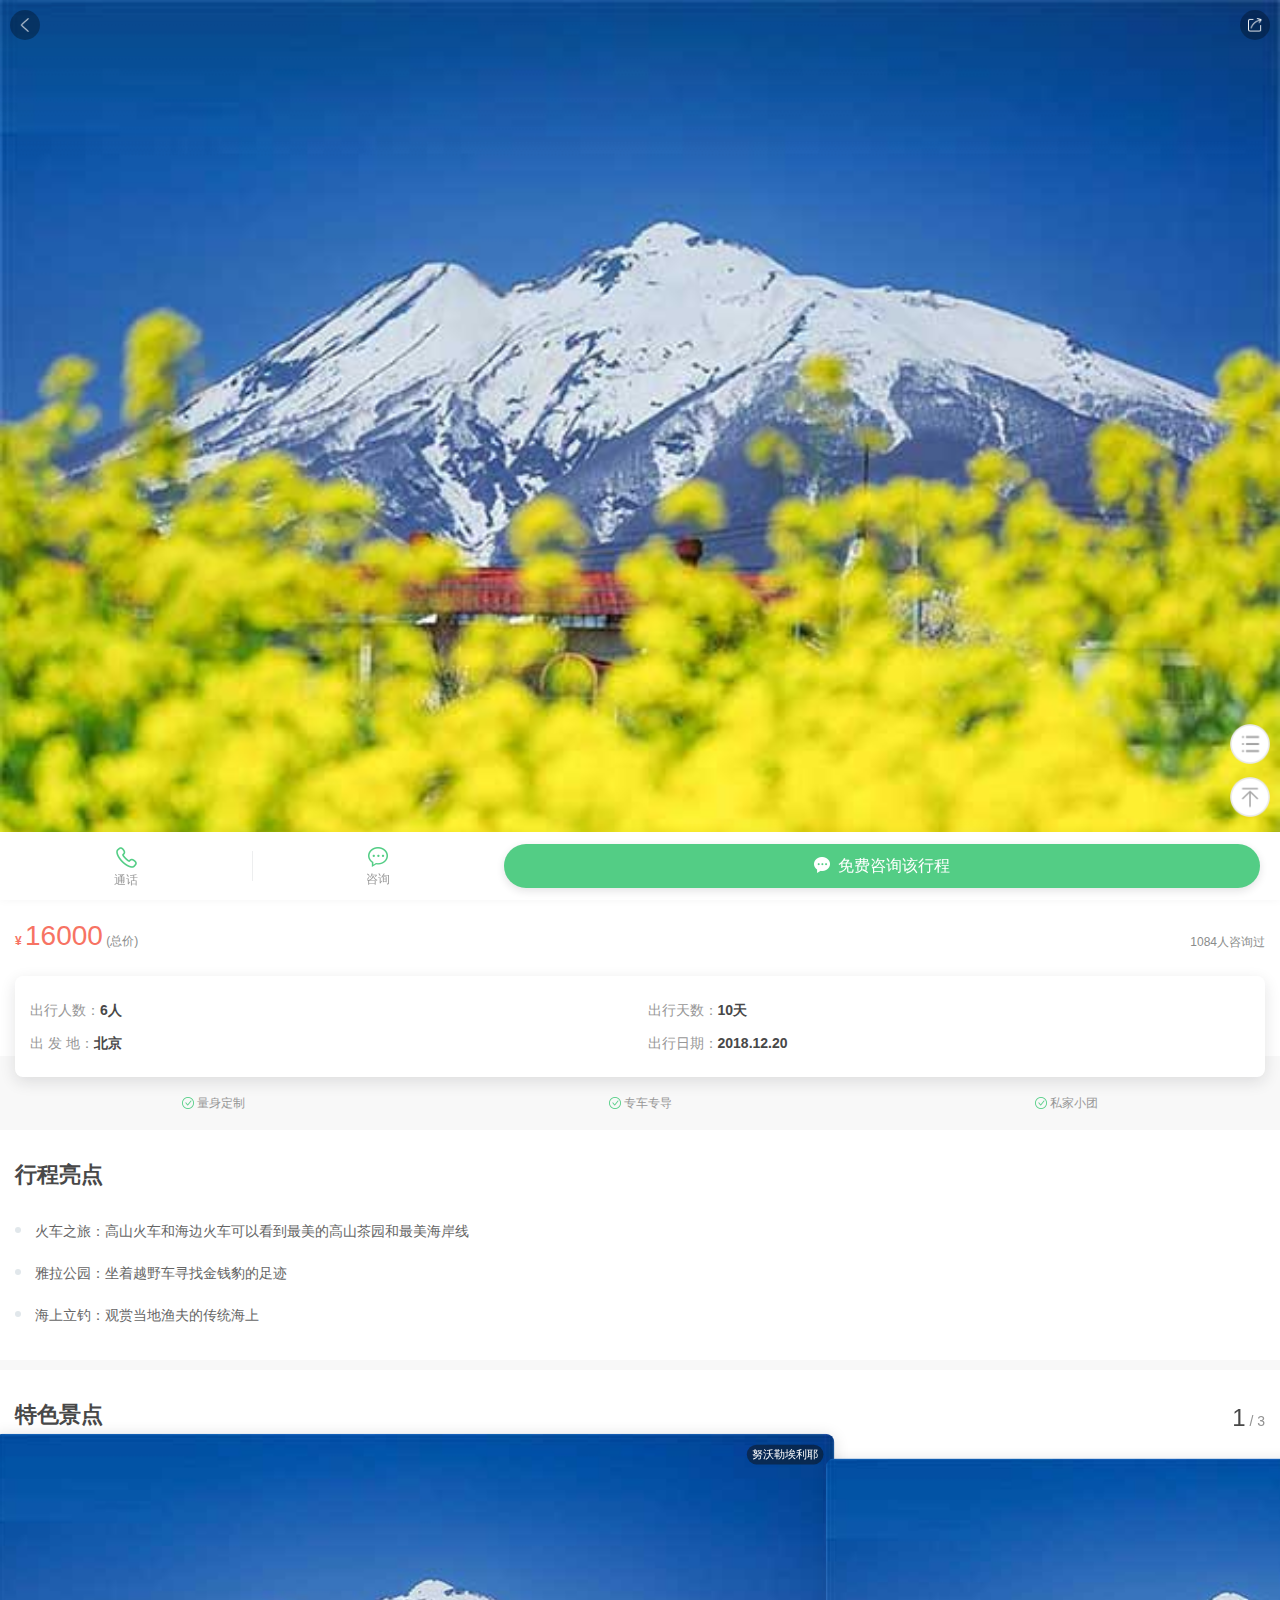
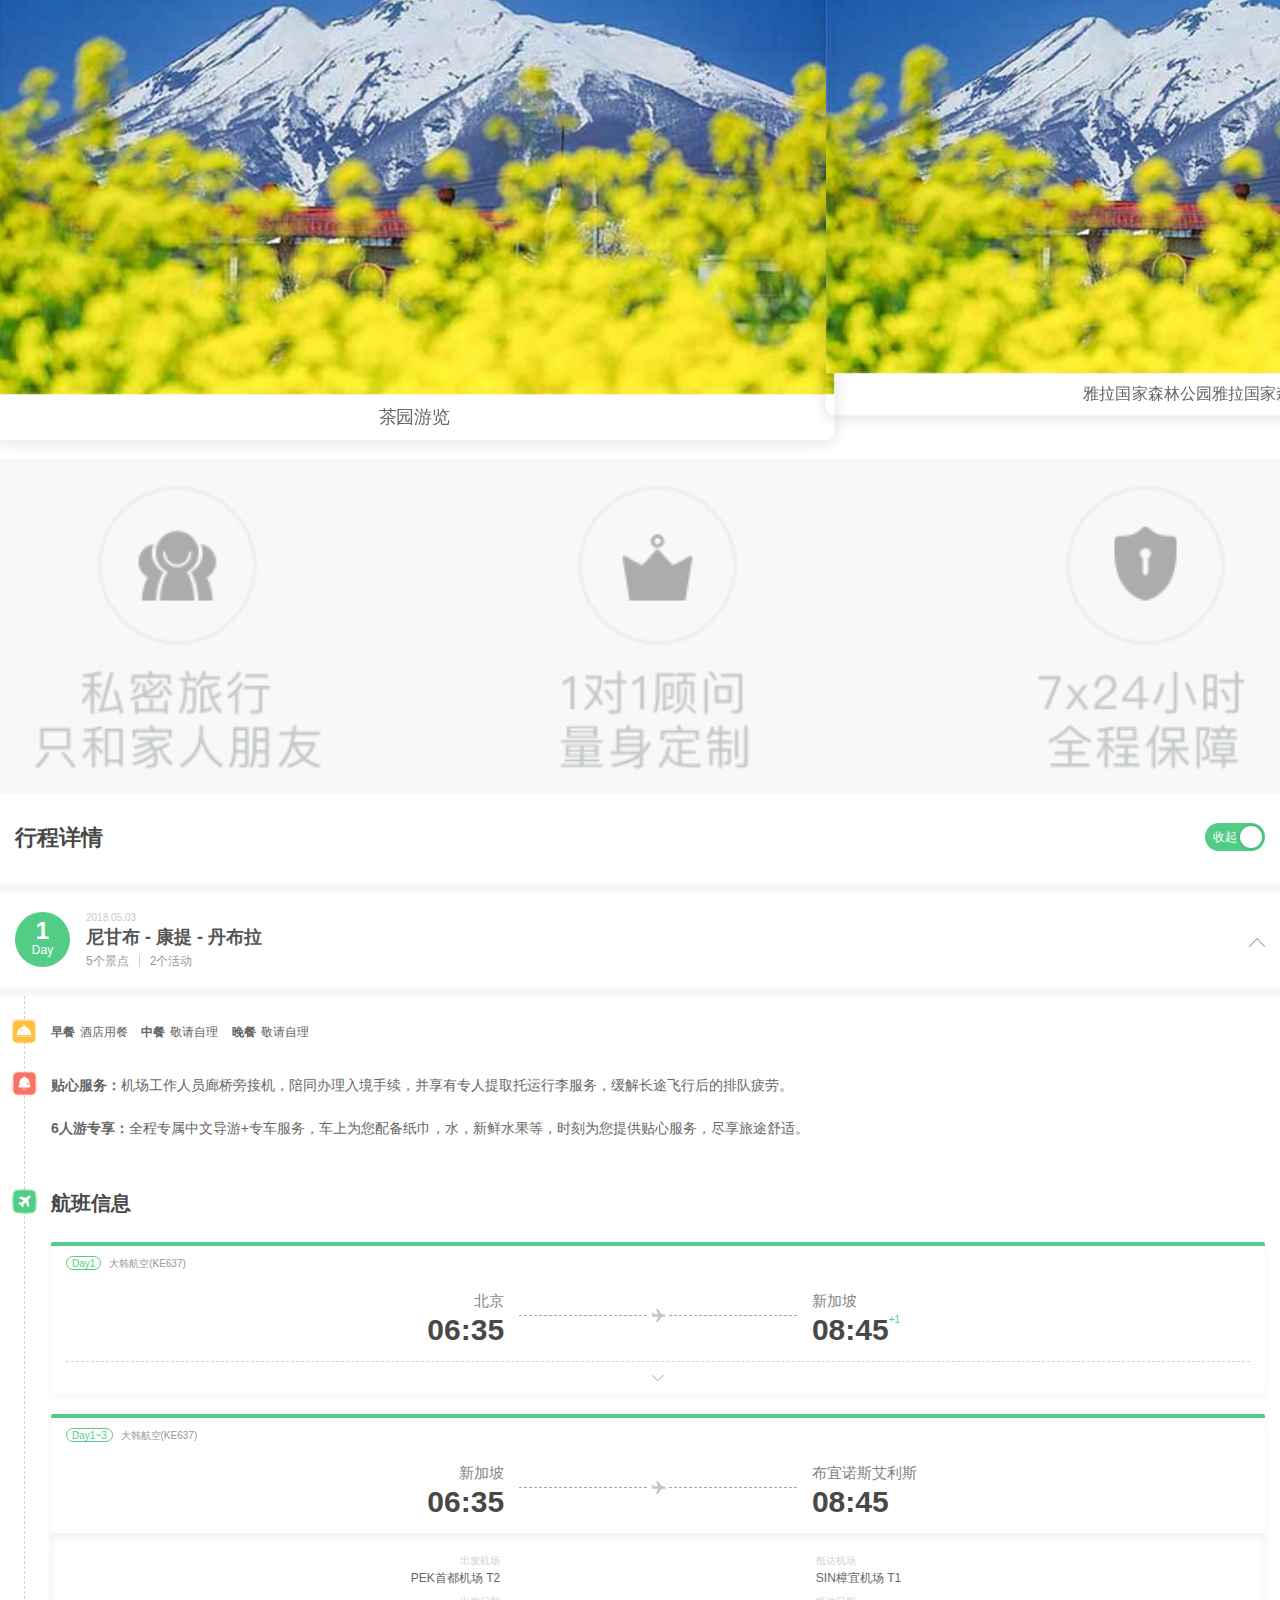
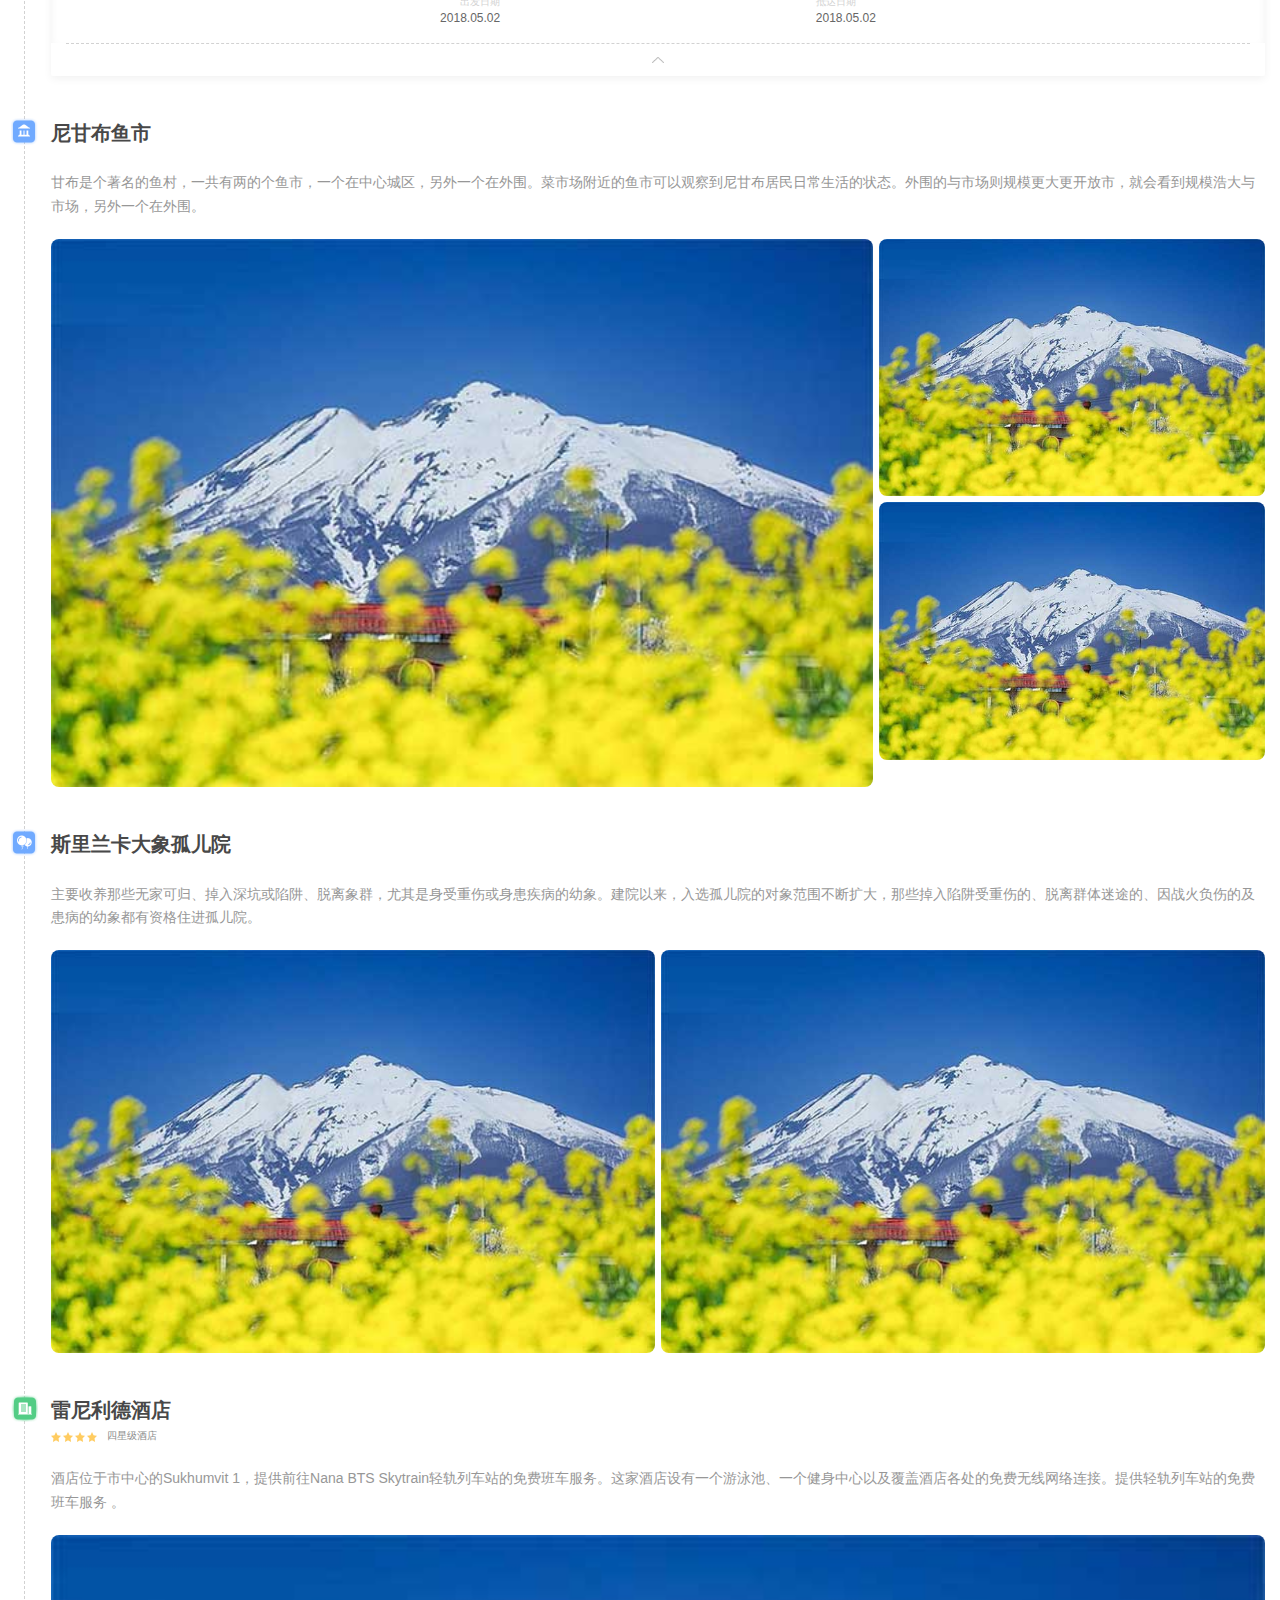
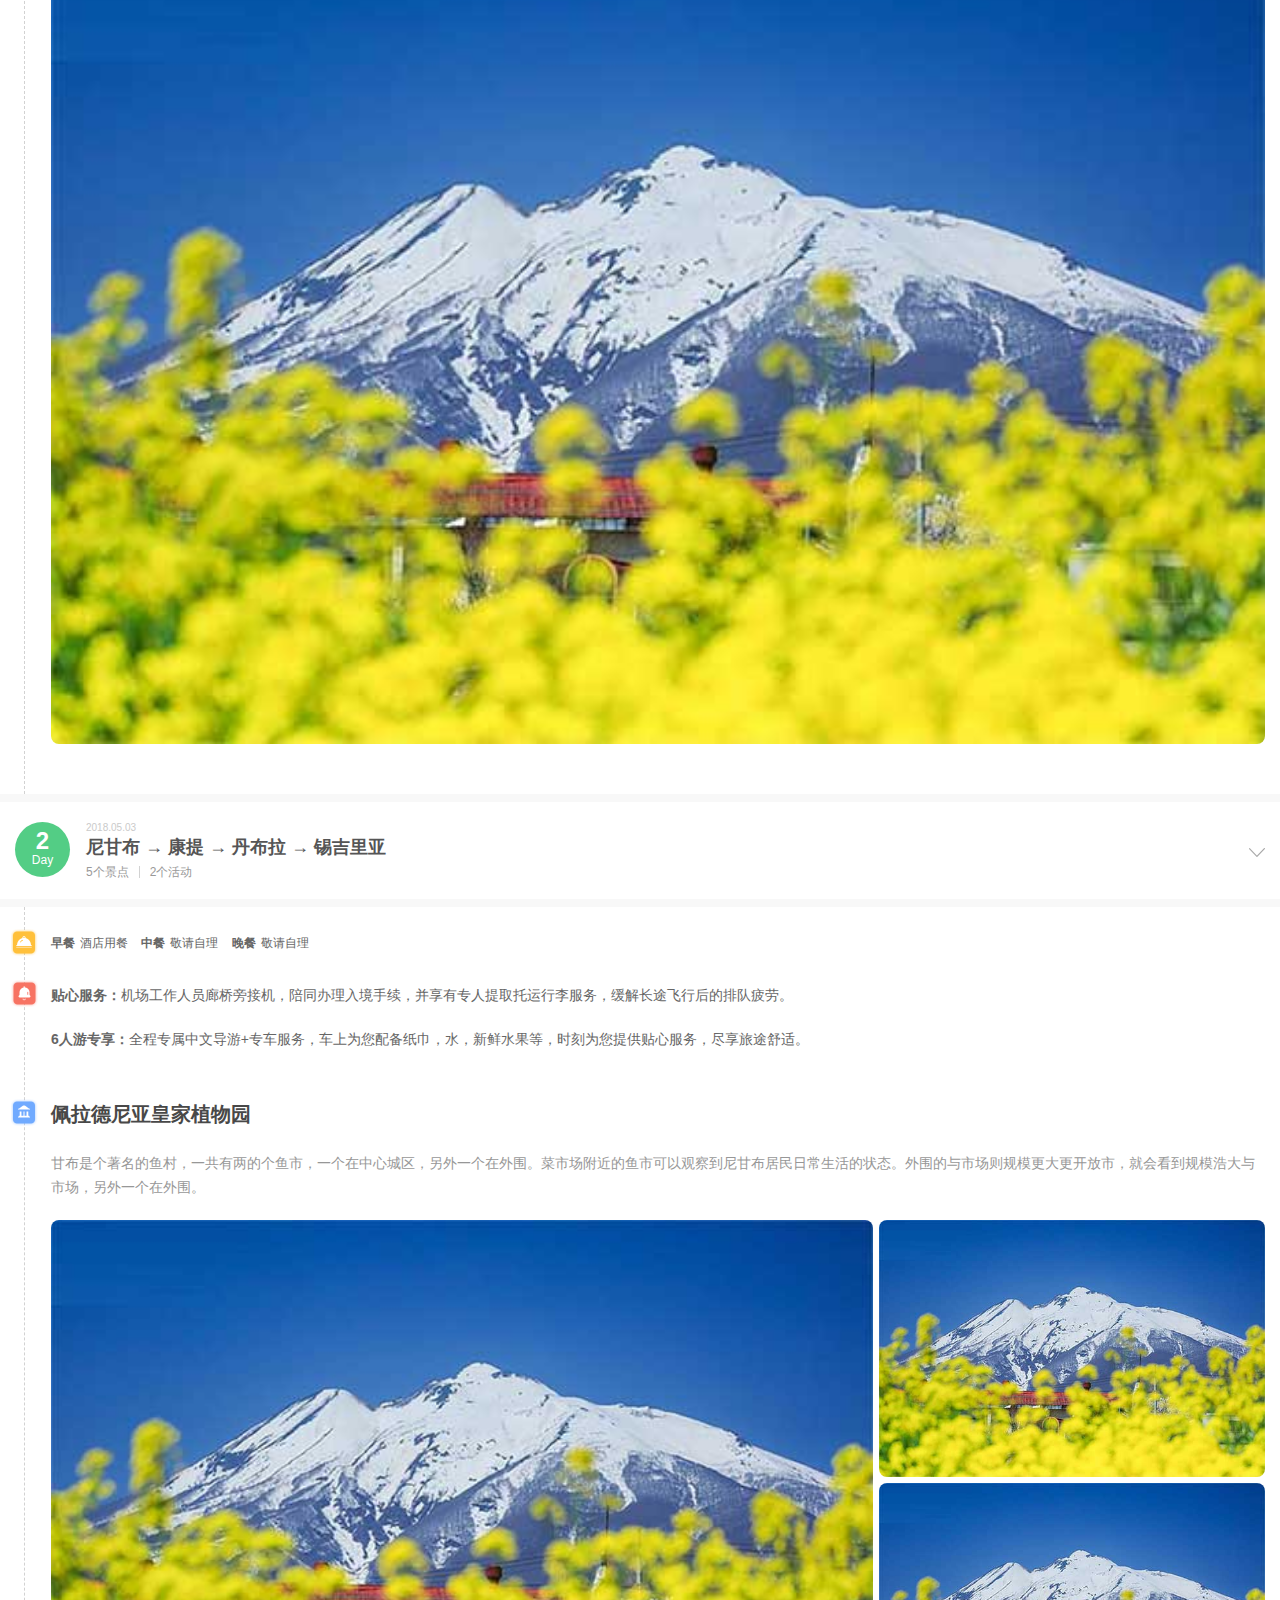
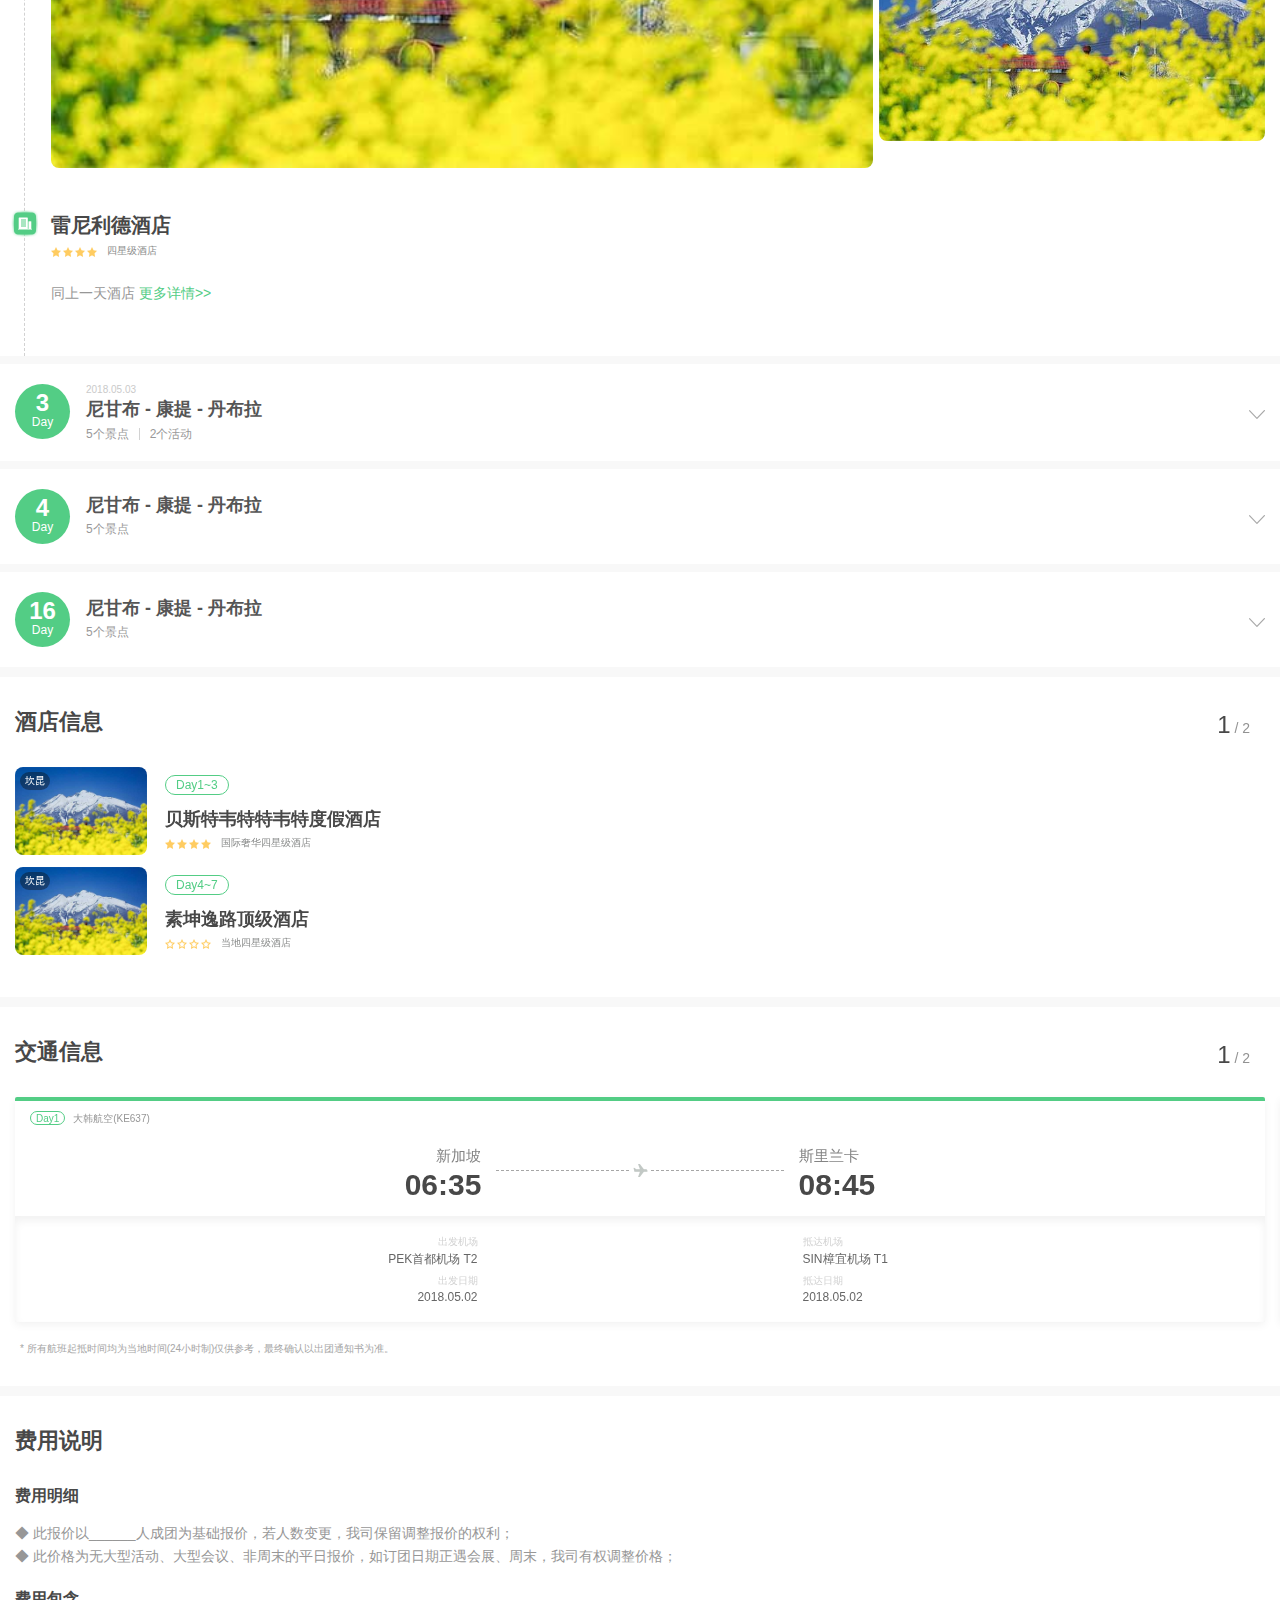
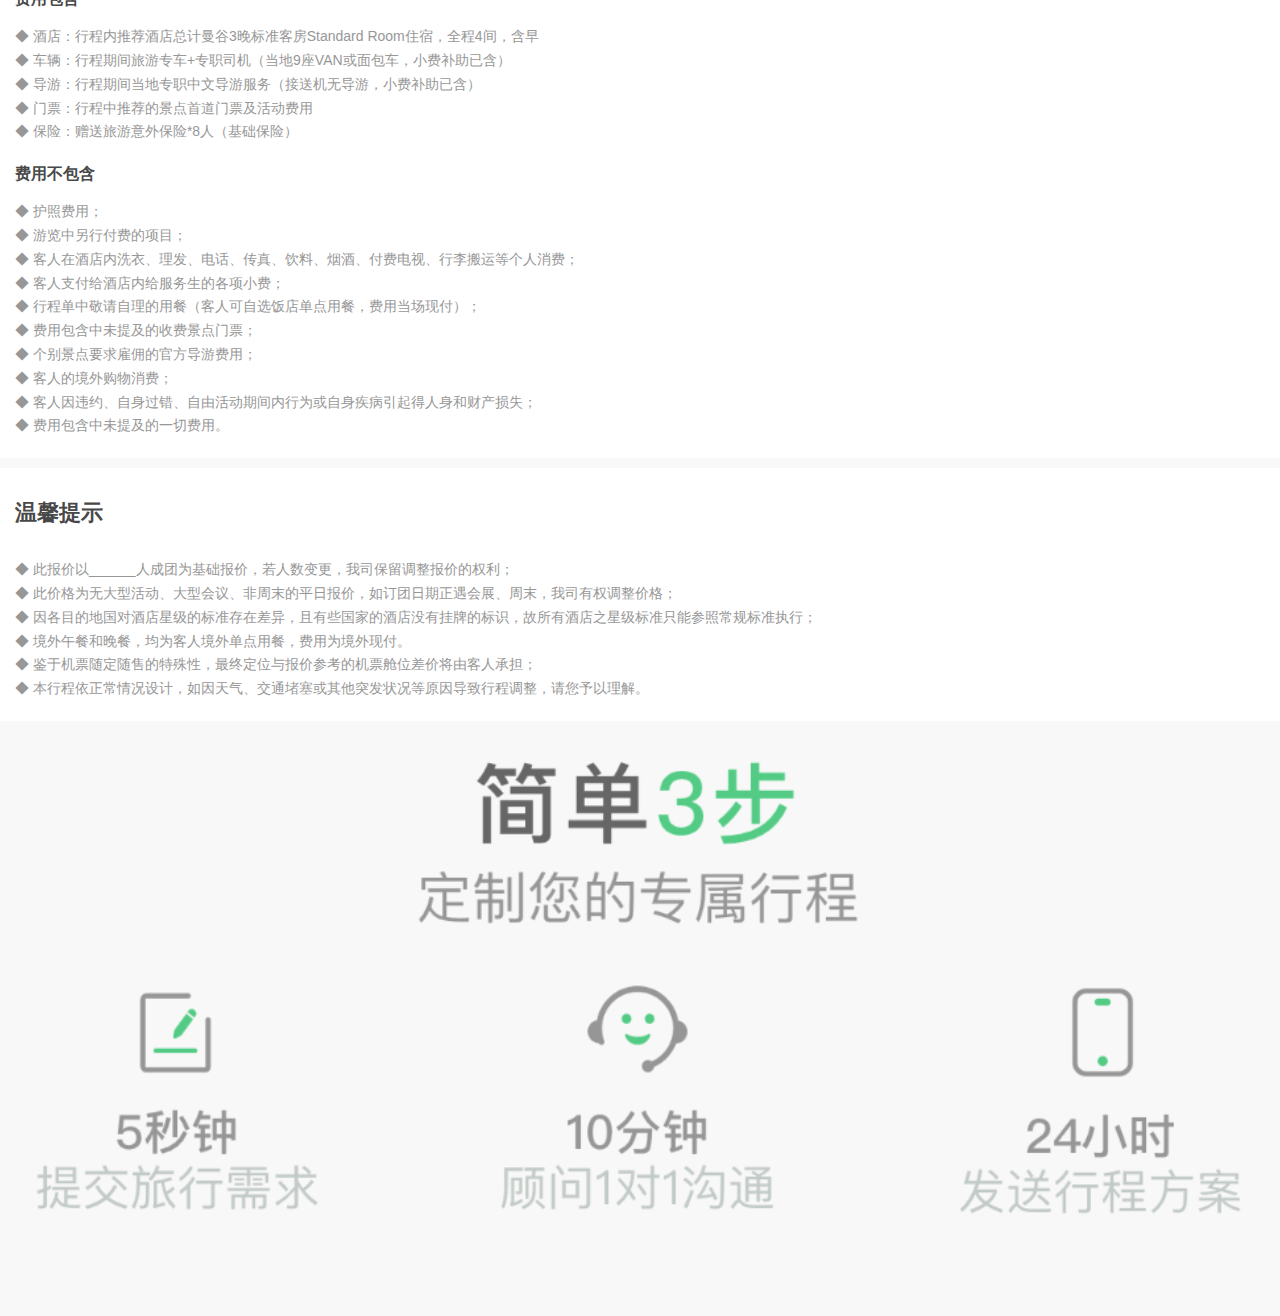
<file: index.html>
<!DOCTYPE html>
<html>
<head>
    <meta charset="utf-8">
    <title>行程单</title>
    <meta name="viewport" content="initial-scale=1.0,user-scalable=no,maximum-scale=1,width=device-width">
    <meta name="apple-mobile-web-app-capable" content="yes">
    <meta name="apple-mobile-web-app-status-bar-style" content="black">
    <meta name="format-detection" content="telephone=no">
    <link rel="stylesheet" type="text/css" href="statics/css/swiper-4.4.2.min.css">
    <link rel="stylesheet" type="text/css" href="statics/css/v2_app_base.css" />
    <link rel="stylesheet" type="text/css" href="statics/css/v2_layer.css">
    <link rel="stylesheet" type="text/css" href="statics/css/v2_trip.css" />
    
</head>
<body class="trip-route">
	
	
	<!--主体内容-->
    <section class="trip-route-content">
    	<div class="trip-route-banner">
    		<a href="" class="top-back"></a>
    		<a href="" class="top-share"></a>
    		<div class="trip-swiper-banner">
    			<img src="statics/img/tmp/tmp.jpg"/>
    		</div>
    		<img class="mask-top" src="statics/img/trip/mask-top.png"/>
    	</div>
    	<div class="trip-route-info">
    		<h1 class="route-title">【斯里兰卡9晚10天】一半茶香,一半海洋，去过就不曾遗忘</h1>
    		<div class="route-baseInfo clearfix">
    			<!--报价-->
    			<div class="route-price">
    				<dfn>¥</dfn>
    				<span class="price">16000</span>
    				(总价)
    			</div>
    			<!--蓝本天数-->
    			<div class="route-days-total" style="display: none;">
    				<span>10</span>天
    			</div>
    			<div class="route-consult-num">
    				1084人咨询过
    			</div>
    		</div>
    	</div>
    	<!--出行信息-->
    	<div class="route-travel-info">
    		<div class="travel-info">
    			<ul class="clearfix">
    				<li class="info-list">
    					<span>出行人数：<b>6人</b></span>
    				</li>
    				<li class="info-list">
    					<span>出行天数：<b>10天</b></span>
    				</li>
    				<li class="info-list">
    					<span>出  发  地：<b>北京</b></span>
    				</li>
    				<li class="info-list">
    					<span>出行日期：<b>2018.12.20</b></span>
    				</li>
    			</ul>
    		</div>
    	</div>
    	<div class="route-service">
    		<div class="route-service-item">
    			<span><i class="route-icons"></i>量身定制</span>
    		</div>
    		<div class="route-service-item">
    			<span><i class="route-icons"></i>专车专导</span>
    		</div>
    		<div class="route-service-item">
    			<span><i class="route-icons"></i>私家小团</span>
    		</div>
    	</div>
    	<!--行程亮点-->
    	<div class="route-content">
    		<div class="route-content-title clearfix">
    			<h2>行程亮点</h2>
    		</div>
    		<div class="route-lights">
    			<div class="lights">
    				<p>火车之旅：高山火车和海边火车可以看到最美的高山茶园和最美海岸线</p>
    			</div>
    			<div class="lights">
    				<p>雅拉公园：坐着越野车寻找金钱豹的足迹</p>
    			</div>
    			<div class="lights">
    				<p>海上立钓：观赏当地渔夫的传统海上</p>
    			</div>
    		</div>
    	</div>
    	<!--特色景点-->
    	<div class="route-content">
    		<div class="route-content-title clearfix">
    			<h2>特色景点</h2>
    		</div>
    		<div class="route-special">
    			<div class="swiper-container route-special-container fraction">
    				<div class="swiper-wrapper">
    					<div class="swiper-slide">
    						<div class="goods">
    							<div class="special-box">
	    							<div class="img">
	    								<img src="statics/img/tmp/tmp.jpg" />
	    								<span class="local">努沃勒埃利耶</span>
	    							</div>
	    							<div class="title">
	    								<p>茶园游览</p>
	    							</div>
	    						</div>
    						</div>
    					</div>
    					<div class="swiper-slide">
    						<div class="goods">
    							<div class="special-box">
	    							<div class="img">
	    								<img src="statics/img/tmp/tmp.jpg" />
	    								<span class="local">努沃勒埃利耶</span>
	    							</div>
	    							<div class="title">
	    								<p>雅拉国家森林公园雅拉国家森林公园</p>
	    							</div>
	    						</div>
    						</div>
    					</div>
    					<div class="swiper-slide">
    						<div class="goods">
    							<div class="special-box">
	    							<div class="img">
	    								<img src="statics/img/tmp/tmp.jpg" />
	    								<span class="local">甘布</span>
	    							</div>
	    							<div class="title">
	    								<p>山间火车</p>
	    							</div>
	    						</div>
    						</div>
    					</div>
    				</div>
    				<div class="swiper-pagination"></div>
    			</div>
    		</div>
    	</div>
    	<div class="route-advantage">
    		<img src="statics/img/trip/branded-advantages.png"/>
    	</div>
    	<!--行程详情-->
    	<div class="route-content">
    		<div class="route-content-title clearfix">
    			<h2>行程详情</h2>
    			<div class="route-opr">
                    <div class="checkbox">
                        <input type="checkbox" checked="checked">
                        <label></label>
                    </div>
                </div>
    		</div>
    		<div class="route-details-box">
    			<section class="route-days-item">
    				<div class="route-days-hd bd-top-8 clearfix">
    					<div class="days">
    						<span class="num">1</span>Day
    					</div>
    					<p class="date">2018.05.03</p>
    					<div class="route-line">
    						尼甘布 - 康提 - 丹布拉
    					</div>
    					<p class="route-count"><span>5个景点</span><span>2个活动</span></p>
    					<div class="foldbar">
    						<span class="i-arrow-up"></span>
    						<!--<span class="i-arrow-down"></span>--> <!--收起图标-->
    					</div>
    				</div>
    				<div class="route-days-bd bd-top-8">
    					<div class="route-details-bd">
    						<!--用餐-->
    						<div class="route-name route-dining">
    							<i class="i-spot icon-dining"></i>
    							<div class="dining-detail">
    								<span><b>早餐</b>酒店用餐</span>
    								<span><b>中餐</b>敬请自理</span>
    								<span><b>晚餐</b>敬请自理</span>
    							</div>
    						</div>
    						<!--备注-->
    						<div class="route-name route-remarks">
    							<i class="i-spot icon-remarks"></i>
    							<div class="remarks-detail">
    								<p><strong>贴心服务：</strong>机场工作人员廊桥旁接机，陪同办理入境手续，并享有专人提取托运行李服务，缓解长途飞行后的排队疲劳。 </p>
    								<p><strong>6人游专享：</strong>全程专属中文导游+专车服务，车上为您配备纸巾，水，新鲜水果等，时刻为您提供贴心服务，尽享旅途舒适。</p>
    							</div>
    						</div>
    						<!--航班-->
    						<div class="route-name route-flight">
    							<i class="i-spot icon-flight"></i>
    							<h4 class="name">航班信息</h4>
    						</div>
    						<div class="flight-detail">
    							<ul class="flight-list">
    								<li class="flight-item">
    									<div class="flight-simple">
    										<div class="flight-top">
	    										<span class="flight-day">Day1</span>
	    										<span class="flight-airline">大韩航空(KE637)</span>
	    									</div>
	    									<div class="airpot-info">
			                                    <div class="from-info">
			                                        <p class="from-place ellipsis">北京</p>
			                                        <p class="from-time time-font">06:35</p>
			                                    </div>
			                                    <div class="time-info">
			                                        <div class="plane-info">
			                                            <div class="arrow-right"></div>
			                                            <span class="route-icons plane-info-icon"></span>
			                                        </div>
			                                    </div>
			                                    <div class="to-info">
			                                        <p class="to-place ellipsis">新加坡</p>
			                                        <p class="to-time time-font">08:45<i class="plus">+1</i></p>
			                                    </div>
			                                </div>
    									</div>
    									<div class="flight-foldbar">
    										<div class="flight-foldarea">
    											<span class="i-arrow-down"></span>
    										</div>
		                                </div>
    								</li>
    								<!--展开效果-->
    								<li class="flight-item">
    									<div class="flight-simple">
    										<div class="flight-top">
	    										<span class="flight-day">Day1~3</span>
	    										<span class="flight-airline">大韩航空(KE637)</span>
	    									</div>
	    									<div class="airpot-info">
			                                    <div class="from-info">
			                                        <p class="from-place ellipsis">新加坡</p>
			                                        <p class="from-time time-font">06:35</p>
			                                    </div>
			                                    <div class="time-info">
			                                        <div class="plane-info">
			                                            <div class="arrow-right"></div>
			                                            <span class="route-icons plane-info-icon"></span>
			                                        </div>
			                                    </div>
			                                    <div class="to-info">
			                                        <p class="to-place ellipsis">布宜诺斯艾利斯</p>
			                                        <p class="to-time time-font">08:45</p>
			                                    </div>
			                                </div>
    									</div>
    									<div class="flight-fold" style="display: block;">
		                                	<div class="flight-fold-item">
		                                		<div class="fold-info tr">
		                                			<span class="tit">出发机场</span>
		                                			<p class="airport">PEK首都机场 T2</p>
		                                		</div>
		                                		<div class="space-info">&nbsp;</div>
		                                		<div class="fold-info">
		                                			<span class="tit">抵达机场</span>
		                                			<p class="airport">SIN樟宜机场 T1</p>
		                                		</div>
		                                	</div>
		                                	<div class="flight-fold-item">
		                                		<div class="fold-info tr">
		                                			<span class="tit">出发日期</span>
		                                			<p class="date">2018.05.02</p>
		                                		</div>
		                                		<div class="space-info">&nbsp;</div>
		                                		<div class="fold-info">
		                                			<span class="tit">抵达日期</span>
		                                			<p class="date">2018.05.02</p>
		                                		</div>
		                                	</div>
		                                </div>
		                                <div class="flight-foldbar">
    										<div class="flight-foldarea">
    											<span class="i-arrow-up"></span>
    										</div>
		                                </div>
    								</li>
    							</ul>
    						</div>
    						<!--景点-->
    						<div class="route-name route-scenic">
    							<i class="i-spot icon-scenic"></i>
    							<h4 class="name">尼甘布鱼市</h4>
    						</div>
    						<!--描述-->
    						<div class="route-describle">
    							甘布是个著名的鱼村，一共有两的个鱼市，一个在中心城区，另外一个在外围。菜市场附近的鱼市可以观察到尼甘布居民日常生活的状态。外围的与市场则规模更大更开放市，就会看到规模浩大与市场，另外一个在外围。 
    						</div>
    						<!--三张图片-->
    						<div class="img-wrap img3">
    							<div class="img-item1">
    								<img src="statics/img/tmp/tmp.jpg"/>
    							</div>
    							<div class="img-item2">
    								<img src="statics/img/tmp/tmp.jpg"/>
    								<img src="statics/img/tmp/tmp.jpg"/>
    							</div>
    						</div>
    						<!--体验-->
    						<div class="route-name route-experience">
    							<i class="i-spot icon-experience"></i>
    							<h4 class="name">斯里兰卡大象孤儿院</h4>
    						</div>
    						<!--描述-->
    						<div class="route-describle">
    							主要收养那些无家可归、掉入深坑或陷阱、脱离象群，尤其是身受重伤或身患疾病的幼象。建院以来，入选孤儿院的对象范围不断扩大，那些掉入陷阱受重伤的、脱离群体迷途的、因战火负伤的及患病的幼象都有资格住进孤儿院。
    						</div>
    						<!--两张图片-->
    						<div class="img-wrap img2">
    							<div class="img-item">
    								<img src="statics/img/tmp/tmp.jpg"/>
    							</div>
    							<div class="img-item">
    								<img src="statics/img/tmp/tmp.jpg"/>
    							</div>
    						</div>
    						<!--酒店-->
    						<div class="route-name route-hotel">
    							<i class="i-spot icon-hotel"></i>
    							<h4 class="name">雷尼利德酒店</h4>
    							<p class="hotel-level">
    								<span class="star">
                                        <em class="route-icons icon-star"></em>
                                        <em class="route-icons icon-star"></em>
                                        <em class="route-icons icon-star"></em>
                                        <em class="route-icons icon-star"></em>
                                    </span>
                                    <i>四星级酒店</i>
    							</p>
    						</div>
    						<!--描述-->
    						<div class="route-describle">
    							酒店位于市中心的Sukhumvit 1，提供前往Nana BTS Skytrain轻轨列车站的免费班车服务。这家酒店设有一个游泳池、一个健身中心以及覆盖酒店各处的免费无线网络连接。提供轻轨列车站的免费班车服务 。
    						</div>
    						<!--一张图片-->
    						<div class="img-wrap img1">
    							<img src="statics/img/tmp/tmp.jpg"/>
    						</div>
    					</div>
    				</div>
    			</section>
    			<section class="route-days-item">
    				<div class="route-days-hd bd-top-8 clearfix">
    					<div class="days">
    						<span class="num">2</span>Day
    					</div>
    					<p class="date">2018.05.03</p>
    					<div class="route-line">
    						尼甘布 → 康提 → 丹布拉 → 锡吉里亚
    					</div>
    					<p class="route-count"><span>5个景点</span><span>2个活动</span></p>
    					<div class="foldbar">
    						<span class="i-arrow-down"></span> <!--收起图标-->
    					</div>
    				</div>
    				<div class="route-days-bd bd-top-8">
    					<div class="route-details-bd">
    						<!--用餐-->
    						<div class="route-name route-dining">
    							<i class="i-spot icon-dining"></i>
    							<div class="dining-detail">
    								<span><b>早餐</b>酒店用餐</span>
    								<span><b>中餐</b>敬请自理</span>
    								<span><b>晚餐</b>敬请自理</span>
    							</div>
    						</div>
    						<!--备注-->
    						<div class="route-name route-remarks">
    							<i class="i-spot icon-remarks"></i>
    							<div class="remarks-detail">
    								<p><strong>贴心服务：</strong>机场工作人员廊桥旁接机，陪同办理入境手续，并享有专人提取托运行李服务，缓解长途飞行后的排队疲劳。 </p>
    								<p><strong>6人游专享：</strong>全程专属中文导游+专车服务，车上为您配备纸巾，水，新鲜水果等，时刻为您提供贴心服务，尽享旅途舒适。</p>
    							</div>
    						</div>
    						<!--景点-->
    						<div class="route-name route-scenic">
    							<i class="i-spot icon-scenic"></i>
    							<h4 class="name">佩拉德尼亚皇家植物园</h4>
    						</div>
    						<!--描述-->
    						<div class="route-describle">
    							甘布是个著名的鱼村，一共有两的个鱼市，一个在中心城区，另外一个在外围。菜市场附近的鱼市可以观察到尼甘布居民日常生活的状态。外围的与市场则规模更大更开放市，就会看到规模浩大与市场，另外一个在外围。 
    						</div>
    						<!--三张图片-->
    						<div class="img-wrap img3">
    							<div class="img-item1">
    								<img src="statics/img/tmp/tmp.jpg"/>
    							</div>
    							<div class="img-item2">
    								<img src="statics/img/tmp/tmp.jpg"/>
    								<img src="statics/img/tmp/tmp.jpg"/>
    							</div>
    						</div>
    						<!--酒店-->
    						<div class="route-name route-hotel">
    							<i class="i-spot icon-hotel"></i>
    							<h4 class="name">雷尼利德酒店</h4>
    							<p class="hotel-level">
    								<span class="star">
                                        <em class="route-icons icon-star"></em>
                                        <em class="route-icons icon-star"></em>
                                        <em class="route-icons icon-star"></em>
                                        <em class="route-icons icon-star"></em>
                                    </span>
                                    <i>四星级酒店</i>
    							</p>
    						</div>
    						<!--描述-->
    						<div class="route-describle">
    							<p>同上一天酒店 <a href="" class="link">更多详情>></a></p>
    						</div>
    					</div>
    				</div>
    			</section>
    			<section class="route-days-item">
    				<div class="route-days-hd bd-top-8 clearfix">
    					<div class="days">
    						<span class="num">3</span>Day
    					</div>
    					<p class="date">2018.05.03</p>
    					<div class="route-line">
    						尼甘布 - 康提 - 丹布拉
    					</div>
    					<p class="route-count"><span>5个景点</span><span>2个活动</span></p>
    					<div class="foldbar">
    						<span class="i-arrow-down"></span> <!--收起图标-->
    					</div>
    				</div>
    			</section>
    			<section class="route-days-item">
    				<div class="route-days-hd bd-top-8 clearfix">
    					<div class="days">
    						<span class="num">4</span>Day
    					</div>
    					<!--<p class="date">2018.05.03</p>-->
    					<div class="route-line">
    						尼甘布 - 康提 - 丹布拉
    					</div>
    					<p class="route-count"><span>5个景点</span></p>
    					<div class="foldbar">
    						<span class="i-arrow-down"></span> <!--收起图标-->
    					</div>
    				</div>
    			</section>
    			<section class="route-days-item">
    				<div class="route-days-hd bd-top-8 clearfix">
    					<div class="days">
    						<span class="num">16</span>Day
    					</div>
    					<!--<p class="date">2018.05.03</p>-->
    					<div class="route-line">
    						尼甘布 - 康提 - 丹布拉
    					</div>
    					<p class="route-count"><span>5个景点</span></p>
    					<div class="foldbar">
    						<span class="i-arrow-down"></span> <!--收起图标-->
    					</div>
    				</div>
    			</section>
    		</div>
    	</div>
    	<!--酒店信息-->
    	<div class="route-content">
    		<div class="route-content-title clearfix">
    			<h2>酒店信息</h2>
    		</div>
    		<div class="hotel-group">
    			<div class="swiper-container hotel-group-container fraction">
    				<div class="swiper-wrapper">
    					<div class="swiper-slide">
    						<ul class="hotel-group-list">
    							<li class="hotel-group-item">
    								<div class="hotel-image">
    									<img src="statics/img/tmp/tmp.jpg"/>
    									<span class="local">坎昆</span>
    								</div>
    								<div class="hotel-info">
    									<p class="day-interval">Day1~3</p>
    									<h4 class="hotel-name">贝斯特韦特特韦特度假酒店</h4>
    									<p class="hotel-level">
		    								<span class="star">
		                                        <em class="route-icons icon-star"></em>
		                                        <em class="route-icons icon-star"></em>
		                                        <em class="route-icons icon-star"></em>
		                                        <em class="route-icons icon-star"></em>
		                                    </span>
		                                    <i>国际奢华四星级酒店</i>
		    							</p>
    								</div>
    							</li>
    							<li class="hotel-group-item">
    								<div class="hotel-image">
    									<img src="statics/img/tmp/tmp.jpg"/>
    									<span class="local">坎昆</span>
    								</div>
    								<div class="hotel-info">
    									<p class="day-interval">Day4~7</p>
    									<h4 class="hotel-name">素坤逸路顶级酒店</h4>
    									<p class="hotel-level">
		    								<span class="star">
		                                        <em class="route-icons icon-star-hollow"></em>
		                                        <em class="route-icons icon-star-hollow"></em>
		                                        <em class="route-icons icon-star-hollow"></em>
		                                        <em class="route-icons icon-star-hollow"></em>
		                                    </span>
		                                    <i>当地四星级酒店</i>
		    							</p>
    								</div>
    							</li>
    						</ul>
    					</div>
    					<div class="swiper-slide">
    						<ul class="hotel-group-list">
    							<li class="hotel-group-item">
    								<div class="hotel-image">
    									<img src="statics/img/tmp/tmp.jpg"/>
    									<span class="local">坎昆</span>
    								</div>
    								<div class="hotel-info">
    									<p class="day-interval">Day1~3</p>
    									<h4 class="hotel-name">贝斯特韦特特韦特度假酒店</h4>
    									<p class="hotel-level">
		    								<span class="star">
		                                        <em class="route-icons icon-star"></em>
		                                        <em class="route-icons icon-star"></em>
		                                        <em class="route-icons icon-star"></em>
		                                        <em class="route-icons icon-star"></em>
		                                    </span>
		                                    <i>国际四星级酒店</i>
		    							</p>
    								</div>
    							</li>
    							<li class="hotel-group-item">
    								<div class="hotel-image">
    									<img src="statics/img/tmp/tmp.jpg"/>
    									<span class="local">坎昆</span>
    								</div>
    								<div class="hotel-info">
    									<p class="day-interval">Day4~7</p>
    									<h4 class="hotel-name">素坤逸路顶级酒店</h4>
    									<p class="hotel-level">
		    								<span class="star">
		                                        <em class="route-icons icon-star-hollow"></em>
		                                        <em class="route-icons icon-star-hollow"></em>
		                                        <em class="route-icons icon-star-hollow"></em>
		                                        <em class="route-icons icon-star-hollow"></em>
		                                    </span>
		                                    <i>当地四星级酒店</i>
		    							</p>
    								</div>
    							</li>
    						</ul>
    					</div>
    				</div>
    				<div class="swiper-pagination"></div>
    			</div>
    		</div>
    	</div>
    	<!--交通信息-->
    	<div class="route-content">
    		<div class="route-content-title clearfix">
    			<h2>交通信息</h2>
    		</div>
    		<div class="traffic-group">
    			<div class="swiper-container traffic-group-container fraction">
    				<div class="swiper-wrapper">
    					<div class="swiper-slide">
    						<ul class="flight-list">
								<li class="flight-item">
									<div class="flight-simple">
										<div class="flight-top">
    										<span class="flight-day">Day1</span>
    										<span class="flight-airline">大韩航空(KE637)</span>
    									</div>
    									<div class="airpot-info">
		                                    <div class="from-info">
		                                        <p class="from-place ellipsis">新加坡</p>
		                                        <p class="from-time time-font">06:35</p>
		                                    </div>
		                                    <div class="time-info">
		                                        <div class="plane-info">
		                                            <div class="arrow-right"></div>
		                                            <span class="route-icons plane-info-icon"></span>
		                                        </div>
		                                    </div>
		                                    <div class="to-info">
		                                        <p class="to-place ellipsis">斯里兰卡</p>
		                                        <p class="to-time time-font">08:45</p>
		                                    </div>
		                                </div>
									</div>
									<div class="flight-fold" style="display: block;">
	                                	<div class="flight-fold-item">
	                                		<div class="fold-info tr">
	                                			<span class="tit">出发机场</span>
	                                			<p class="airport">PEK首都机场 T2</p>
	                                		</div>
	                                		<div class="space-info">&nbsp;</div>
	                                		<div class="fold-info">
	                                			<span class="tit">抵达机场</span>
	                                			<p class="airport">SIN樟宜机场 T1</p>
	                                		</div>
	                                	</div>
	                                	<div class="flight-fold-item">
	                                		<div class="fold-info tr">
	                                			<span class="tit">出发日期</span>
	                                			<p class="date">2018.05.02</p>
	                                		</div>
	                                		<div class="space-info">&nbsp;</div>
	                                		<div class="fold-info">
	                                			<span class="tit">抵达日期</span>
	                                			<p class="date">2018.05.02</p>
	                                		</div>
	                                	</div>
	                               </div>
								</li>
							</ul>
    					</div>
    					<div class="swiper-slide">
    						<ul class="flight-list">
								<li class="flight-item">
									<div class="flight-simple">
										<div class="flight-top">
    										<span class="flight-day">Day4</span>
    										<span class="flight-airline">大韩航空(KE637)</span>
    									</div>
    									<div class="airpot-info">
		                                    <div class="from-info">
		                                        <p class="from-place ellipsis">新加坡</p>
		                                        <p class="from-time time-font">06:35</p>
		                                    </div>
		                                    <div class="time-info">
		                                        <div class="plane-info">
		                                            <div class="arrow-right"></div>
		                                            <span class="route-icons plane-info-icon"></span>
		                                        </div>
		                                    </div>
		                                    <div class="to-info">
		                                        <p class="to-place ellipsis">斯里兰卡</p>
		                                        <p class="to-time time-font">08:45</p>
		                                    </div>
		                                </div>
									</div>
									<div class="flight-fold" style="display: block;">
	                                	<div class="flight-fold-item">
	                                		<div class="fold-info tr">
	                                			<span class="tit">出发机场</span>
	                                			<p class="airport">PEK首都机场 T2</p>
	                                		</div>
	                                		<div class="space-info">&nbsp;</div>
	                                		<div class="fold-info">
	                                			<span class="tit">抵达机场</span>
	                                			<p class="airport">SIN樟宜机场 T1</p>
	                                		</div>
	                                	</div>
	                                	<div class="flight-fold-item">
	                                		<div class="fold-info tr">
	                                			<span class="tit">出发日期</span>
	                                			<p class="date">2018.05.02</p>
	                                		</div>
	                                		<div class="space-info">&nbsp;</div>
	                                		<div class="fold-info">
	                                			<span class="tit">抵达日期</span>
	                                			<p class="date">2018.05.02</p>
	                                		</div>
	                                	</div>
	                               </div>
								</li>
							</ul>
    					</div>
    				</div>
    				<div class="swiper-pagination"></div>
    			</div>
    			<div class="traffic-tips">
    				* 所有航班起抵时间均为当地时间(24小时制)仅供参考，最终确认以出团通知书为准。
    			</div>
    		</div>
    	</div>
    	<!--费用说明-->
    	<div class="route-content">
    		<div class="route-content-title clearfix">
    			<h2>费用说明</h2>
    		</div>
    		<div class="content-item">
    			<h5 class="content-item-title">费用明细</h5>
    			<div class="content-item-text">
    				◆ 此报价以______人成团为基础报价，若人数变更，我司保留调整报价的权利；<br>◆ 此价格为无大型活动、大型会议、非周末的平日报价，如订团日期正遇会展、周末，我司有权调整价格；
    			</div>
    		</div>
    		<div class="content-item">
    			<h5 class="content-item-title">费用包含</h5>
    			<div class="content-item-text">
    				◆ 酒店：行程内推荐酒店总计曼谷3晚标准客房Standard Room住宿，全程4间，含早<br> ◆ 车辆：行程期间旅游专车+专职司机（当地9座VAN或面包车，小费补助已含） <br>◆ 导游：行程期间当地专职中文导游服务（接送机无导游，小费补助已含）<br> ◆ 门票：行程中推荐的景点首道门票及活动费用 <br>◆ 保险：赠送旅游意外保险*8人（基础保险）
    			</div>
    		</div>
    		<div class="content-item">
    			<h5 class="content-item-title">费用不包含</h5>
    			<div class="content-item-text">
    				◆ 护照费用；<br>◆ 游览中另行付费的项目；<br>◆ 客人在酒店内洗衣、理发、电话、传真、饮料、烟酒、付费电视、行李搬运等个人消费；<br>◆ 客人支付给酒店内给服务生的各项小费；<br>◆ 行程单中敬请自理的用餐（客人可自选饭店单点用餐，费用当场现付）；<br>◆ 费用包含中未提及的收费景点门票；<br>◆ 个别景点要求雇佣的官方导游费用；<br>◆ 客人的境外购物消费；<br>◆ 客人因违约、自身过错、自由活动期间内行为或自身疾病引起得人身和财产损失；<br>◆ 费用包含中未提及的一切费用。
    			</div>
    		</div>
    	</div>
    	<!--温馨提示-->
    	<div class="route-content">
    		<div class="route-content-title clearfix">
    			<h2>温馨提示</h2>
    		</div>
    		<div class="content-item">
    			<div class="content-item-text">
    				◆ 此报价以______人成团为基础报价，若人数变更，我司保留调整报价的权利；<br>◆ 此价格为无大型活动、大型会议、非周末的平日报价，如订团日期正遇会展、周末，我司有权调整价格；<br>◆ 因各目的地国对酒店星级的标准存在差异，且有些国家的酒店没有挂牌的标识，故所有酒店之星级标准只能参照常规标准执行；<br>◆ 境外午餐和晚餐，均为客人境外单点用餐，费用为境外现付。<br>◆ 鉴于机票随定随售的特殊性，最终定位与报价参考的机票舱位差价将由客人承担；<br>◆ 本行程依正常情况设计，如因天气、交通堵塞或其他突发状况等原因导致行程调整，请您予以理解。
    			</div>
    		</div>
    	</div>
    	<!--服务流程-->
    	<div class="route-service-flow">
    		<img src="statics/img/trip/service-step.png"/>
    	</div>
    	<!--底部固定浮动按钮-->
    	<div class="trip-route-footer">
			<div class="foot-item1 foot-tel">
				<i class="route-icons tel"></i>
				<span class="txt">通话</span>
			</div>
			<div class="foot-item1 foot-consult">
				<i class="route-icons consult"></i>
				<span class="txt">咨询</span>
			</div>
			<div class="foot-item2">
				<a href="javascript:void(0);" class="route-btn-default"><i class="route-icons consult2"></i>免费咨询该行程</a>
			</div>
			<!--<div class="foot-item2">
				<a href="javascript:void(0);" class="route-btn-default route-btn-disabled">签约付款</a>
			</div>-->
		</div>
		<!--侧边固定浮动按钮-->
		<div class="trip-route-sidebar">
			<span class="icon-sidebar icon-review"></span>
			<span class="icon-sidebar icon-gotop"></span>
		</div>
		<!--顶部固定悬浮导航-->
		<div class="trip-route-topbar" style="display: none;">
			<ul class="topbar-list">
				<li class="topbar-item active"><span>特色景点</span></li>
				<li class="topbar-item"><span>行程详情</span></li>
				<li class="topbar-item"><span>费用说明</span></li>
			</ul>
		</div>
    </section>
<!--行程概览-侧边收缩导航 --> 
<div class="route-overview-pop" style="display: none;">
	<div class="overview-side">
		<div class="overview-box">
			<div class="swiper-container overview-scroll">
				<div class="swiper-wrapper">
					<div class="swiper-slide">
						<ul class="overview-list">
							<li class="overview-item">
								<span class="overview-day">Day1</span>
								<p class="overview-city">马德里 - 托莱多 - 马德里</p>
							</li>
							<li class="overview-item">
								<span class="overview-day">Day2</span>
								<p class="overview-city">马德里 - 托莱多 - 马德里</p>
							</li>
							<li class="overview-item">
								<span class="overview-day">Day3</span>
								<p class="overview-city">马德里 - 托莱多 - 马德里</p>
							</li>
							<li class="overview-item">
								<span class="overview-day">Day4</span>
								<p class="overview-city">马德里 - 托莱多 - 马德里</p>
							</li>
							<li class="overview-item active">
								<span class="overview-day">Day5</span>
								<p class="overview-city">马德里 - 托莱多 - 马德里 - 托莱多 - 马德里 - 托莱多</p>
							</li>
							<li class="overview-item ">
								<span class="overview-day">Day6</span>
								<p class="overview-city">马德里 - 托莱多 - 马德里</p>
							</li>
							<li class="overview-item">
								<span class="overview-day">Day7</span>
								<p class="overview-city">马德里 - 托莱多 - 马德里</p>
							</li>
							<li class="overview-item">
								<span class="overview-day">Day8</span>
								<p class="overview-city">马德里 - 托莱多 - 马德里</p>
							</li>
							<li class="overview-item">
								<span class="overview-day">Day9</span>
								<p class="overview-city">马德里 - 托莱多 - 马德里</p>
							</li>
							<li class="overview-item">
								<span class="overview-day">Day10</span>
								<p class="overview-city">马德里 - 托莱多 - 马德里</p>
							</li>
							<li class="overview-item">
								<span class="overview-day">Day11</span>
								<p class="overview-city">马德里 - 托莱多 - 马德里</p>
							</li>
							<li class="overview-item">
								<span class="overview-day">Day12</span>
								<p class="overview-city">马德里 - 托莱多 - 马德里</p>
							</li>
							<li class="overview-item">
								<span class="overview-day">Day13</span>
								<p class="overview-city">马德里 - 托莱多 - 马德里</p>
							</li>
							<li class="overview-item">
								<span class="overview-day">Day14</span>
								<p class="overview-city">马德里 - 托莱多 - 马德里</p>
							</li>
						</ul>
					</div>
				</div>
				<div class="swiper-scrollbar"></div>
			</div>
			<div class="overview-close">
				<span class="icon-close"></span>
			</div>
		</div>
	</div>
</div>
<!-- 行程图片预览 -->
<div class="image-preview-wrap preview-zoom-in" style="display: none;">
	<div class="image-preview-top">
		<span class="image-preview-indicator">1/3</span>
	</div>
	<div class="image-preview-group">
		<div class="image-slide-item">
			<div class="image-zoom-scroller">
				<img class="image-zoom" src="statics/img/tmp/tmp.jpg"/>
			</div>
		</div>
	</div>
</div>

<script type="text/javascript" src="statics/js/swiper.min4.4.2.js" ></script>
<script>
    var specialSwiper = new Swiper('.route-special-container', {
        slidesPerView: 'auto',
        slidesOffsetBefore : 30,
        pagination: {
		    el: '.swiper-pagination',
		    type: 'fraction',
		},
        spaceBetween: 30,
        watchSlidesProgress: !0,
		on: {
			progress: function(b) {
				for(i = 0; i < this.slides.length; i++) slide = this.slides.eq(i), slideProgress = this.slides[i].progress, prevIndent = 4 == i ? .3228 : .0898, scale = 1 > Math.abs(slideProgress + prevIndent) ? .1 * (1 - Math.abs(slideProgress + prevIndent)) + 1 : 1, slide.find(".goods").transform("scale3d(" +
					scale + "," + scale + ",1)")
			},
			setTransition: function(b) {
				for(var a = 0; a < this.slides.length; a++) this.slides.eq(a).find(".goods").transition(b)
			},
			touchEnd: function() {
				-1515 > this.translate && alert("\u8df3\u8f6c")
			}
		}
    });
    var hotelSwiper = new Swiper('.hotel-group-container', {
        slidesPerView: 'auto',
        pagination: {
		    el: '.swiper-pagination',
		    type: 'fraction',
		},
        spaceBetween: 15,    
    });
    var trafficSwiper = new Swiper('.traffic-group-container', {
        slidesPerView: 'auto',
        pagination: {
		    el: '.swiper-pagination',
		    type: 'fraction',
		},
        spaceBetween: 15,    
    });
    
    var overviewSwiper = new Swiper('.overview-scroll', {
      direction: 'vertical',
      slidesPerView: 'auto',
      freeMode: true,
      scrollbar:'.swiper-scrollbar',
      mousewheel: true,
    });
  
</script>
</body>
</html>
</file>
<file: statics/css/v2_app_base.css>
﻿@charset "utf-8";
html { font-size: 100%;}
body, ul, p, h1, h2, h3, h4,h5,h6, dl, dt, dd, li, input, textarea, button { margin: 0; padding: 0;}
html, body {  -webkit-text-size-adjust: 100%;  -webkit-tap-highlight-color: rgba(255,0,0,0);}
body { background: #f6f9fb; width: 100%; font-size: 12px;  font-family: 'Helvetica Neue', Helvetica, sans-serif,'Hiragino Sans GB';-webkit-overflow-scrolling: touch }
html, a { -webkit-tap-highlight-color: transparent }
* { -webkit-box-sizing: border-box; box-sizing: border-box; }
ul, li { list-style: none; }
input,button,textarea,select {font-size: 100%; outline: 0; border: 0 none; resize: none; -webkit-appearance: none;-webkit-border-radius: 0}
img { border:0;}
input, img { vertical-align: middle }
header, hgroup, menu, nav, section { margin: 0; padding: 0 }
table { border-collapse: collapse; border-spacing: 0 }
h1, h2, h3, h4{ font-weight: normal;}
i,em,dfn{font-style: normal;}
a{ text-decoration: none; color:#333;}
input::-webkit-input-placeholder, textarea::-webkit-input-placeholder { color: #cccccc; }
.clearfix:after { content: "."; display: block; height: 0; clear: both; visibility: hidden; }
.clearfix { zoom: 1; }
.six-content{ background-color: #f6f9fb; -webkit-overflow-scrolling: touch}
.six-header~.six-content { padding-top: 44px }
/* .six-ft-bar~.six-content { padding-bottom: 60px } */
.six-content { padding-bottom: 60px }
/* headers */
.six-header { position: fixed; z-index: 900; right: 0; left: 0; height: 44px; padding-right: 10px; padding-left: 10px; border-bottom: 0; background-color: #fff; -webkit-box-shadow: 0 0 1px rgba(0,0,0,.4); box-shadow: 0 0 1px rgba(0,0,0,.4); }
.six-header .six-title{font-size: 17px; font-weight: 500; line-height: 44px; position: absolute;right: 40px; left: 40px; display: inline-block; text-align: center; white-space: nowrap; color: #333; overflow: hidden; text-overflow: ellipsis}
.six-header .six-lbtn{position: absolute; left: 0; top: 0; display: inline-block; width: 44px; height: 44px;}
.six-header .six-rbtn{position: absolute; right: 0; top: 0;display: inline-block; width: 44px; height: 44px;}
.six-header .i-header-back{ background: url(../img2/common-v2/i_top_back.png) center center no-repeat; background-size: 16px; }
.six-header .i-header-user{ background: url(../img2/common-v2/i_tp_user.png) center center no-repeat; background-size: 16px; }
.six-header .i-header-share{ background: url(../img2/common-v2/i_top_share.png) center center no-repeat; background-size: 16px; }
/* footer nav bar */
.six-ft-bar { position: fixed; z-index: 10; right: 0; left: 0; bottom: 0; height: 44px; border-bottom: 0; background-color: #fff; -webkit-box-shadow: 0 0 1px rgba(0,0,0,.2); box-shadow: 0 0 1px rgba(0,0,0,.2); }
.six-nav-tab { bottom: 0; display: table; width: 100%; height: 50px; padding: 0; table-layout: fixed; border-top: 0; border-bottom: 0; -webkit-touch-callout: none }
.six-nav-tab .six-tab-item { display: table-cell; width: 1%; height: 50px; text-align: center; vertical-align: middle; white-space: nowrap; text-overflow: ellipsis; color: #929292 }
.six-nav-tab .six-tab-item .six-icon { display: inline-block; margin-top: 2px; width: 24px; height: 24px; background: url(../img2/common-v2/i-navtab.png) no-repeat; background-size: 50px 100px; padding-top: 0; padding-bottom: 0; }
.six-nav-tab .six-tab-item .six-icon~.six-tab-label { font-size: 10px; line-height: 12px; display: block; overflow: hidden; text-overflow: ellipsis }
.six-nav-tab .six-tab-item .six-icon.six-icon-home{ background-position: 0 0; }
.six-nav-tab .six-tab-item .six-icon.six-icon-week{ background-position: 0 -25px; }
.six-nav-tab .six-tab-item .six-icon.six-icon-dest{ background-position: 0 -50px; }
.six-nav-tab .six-tab-item .six-icon.six-icon-user{ background-position: 0 -75px; }
.six-nav-tab .six-tab-item.six-active { color: #28d461 }
.six-nav-tab .six-tab-item.six-active .six-icon.six-icon-home{ background-position: -25px 0; }
.six-nav-tab .six-tab-item.six-active .six-icon.six-icon-week{ background-position: -25px -25px; }
.six-nav-tab .six-tab-item.six-active .six-icon.six-icon-dest{ background-position: -25px -50px; }
.six-nav-tab .six-tab-item.six-active .six-icon.six-icon-user{ background-position: -25px -75px; }
.six-nav-tab .six-tab-item .six-icon-submit{ width: 24px; height: 24px; background:none; position: relative; }
.six-nav-tab .six-tab-item .six-icon-submit:after{ content: ''; display: inline-block; width: 44px; height: 44px; position: absolute; bottom: 0; left: 50%; margin-left: -22px; background: url(../img2/common-v2/i_ft_submit.png) center center no-repeat; background-size: 44px; }
/* reddot */
.ui-reddot{ display: block; width: 8px; height: 8px; position: absolute; right: 1px; top: 1px;}
.ui-reddot:after{content: ''; position: absolute; display: block; width: 8px; height: 8px; background-color: #f74c31; border-radius: 5px; right: 0; top: 0; -webkit-background-clip: padding-box;background-clip: padding-box;}
.pull-more { text-align: center; vertical-align: middle; color: #999; font-size: 13px; padding:10px;}
/* ========================= V2.0 改版 2016-06-30 ========================== */
/* btns */
.btn-wrap{padding:15px;}
.btn-lg { font-size: 14px; font-weight: 400; line-height: 1.42; position: relative; display: inline-block; margin-bottom: 0; padding: 6px 12px; cursor: pointer; text-align: center; vertical-align: top; white-space: nowrap; color: #333; border: 1px solid #ededed; border-radius: 3px; background-color: #fff; }
.btn-block{font-size: 15px; display: block; width: 100%; margin-bottom: 10px; padding: 10px 0;}
.btn-green,.btn-primary { color: #fff; border: 1px solid #41d76f; background-color: #41d76f;}
.btn-red,.btn-danger { color: #fff; border: 1px solid #fe6758; background-color: #fe6758;}
.btn-red-txt,.btn-danger-txt { color: #fe6758; border: 1px solid #ededed; background-color: #fff;}
.btn-green-txt,.btn-primary-txt { color: #28d461; border: 1px solid #ededed; background-color: #fff;}
.btn-lg.disabled, .disabled.btn-lg,.btn-lg:disabled {  border: 0; color: #ccc; background: #e9ebec; -webkit-background-clip: padding-box; background-clip: padding-box;}
/* tab */
.six-tab{ margin-top: 10px; background: #fff; }
.six-tab-nav { width: 100%; background-color: #fff; display: box; display: -webkit-box;font-size: 15px; height: 45px; box-sizing: border-box; border-bottom: 1px solid #ededed; }
.six-tab-nav li { height: 45px; line-height: 45px;min-width: 70px; box-flex: 1; -webkit-box-flex: 1; text-align: center;color: #666; box-sizing: border-box; border-bottom: 2px solid transparent; width: 100%; }
.six-tab-nav li span{ display: inline-block; padding:0 12px; }
.six-tab-nav li.six-tab-current span{ color: #41d76f; line-height: 42px; border-bottom: 2px #41d76f solid; }
.six-tab-nav li:active { opacity: .8; }
/* common icons */
.i-arr-right{background-image: url(../img2/common-v2/i_arr_right.png); background-repeat: no-repeat; background-size: 16px 16px;}
.i-add-wht-mini{background-image: url(../img2/common-v2/i_add_wht_32.png) ; background-repeat: no-repeat; background-size: 16px 16px;}

/*提示*/
.pmpt{width: 100%;position:fixed;top:20px;left:50%;position: fixed;top: 30%;left: 0; right:0; z-index:9999; text-align:center;}
.pmpt-text{min-width: 60%;background: rgba(0,0,0,0.6);-webkit-border-radius:4px;border-radius:4px;color:#eee;font-size: 16px;display: inline-block;padding:15px 20px;}

/*======================= loading 2014-11-17 ====================*/
.loading-layer { position: fixed; left: 50%; top: 50%; z-index: 2100; border-radius: 10px; padding: 5px; margin-left: -45px; margin-top: -40px; z-index: 3005; visibility: visible; display: block; }
.breaking-load { width: 80px; height: 70px; border-radius: 5px; background: rgba(0,0,0,.7); margin: auto; position: relative; z-index: 9999; }
.w-loading { position: absolute; width: 50px; height: 50px; left: 50%; top: 50%; margin: -25px 0 0 -25px; background-position: 0 0; background: url(../img2/loading-img.png); background-size: 50px 50px; }
.w-loading { -webkit-animation: v-loading 1.58s linear infinite; -moz-animation: v-loading 1.58s linear infinite; -ms-animation: v-loading 1.58s linear infinite; animation: v-loading 1.58s linear infinite; -webkit-transform-origin: 50% 50%; -moz-transform-origin: 50% 50%; -ms-transform-origin: 50% 50%; transform-origin: 50% 50%; }
@-webkit-keyframes v-loading { 0% {
    opacity:1;
    -webkit-transform:rotate(0deg)
}
    100% {
        opacity:1;
        -webkit-transform:rotate(360deg)
    }
}
@-moz-keyframes v-loading { 0% {
    opacity:1;
    -moz-transform:rotate(0deg)
}
    100% {
        opacity:1;
        -moz-transform:rotate(360deg)
    }
}
@-ms-keyframes v-loading { 0% {
    opacity:1;
    -ms-transform:rotate(0deg)
}
    100% {
        opacity:1;
        -ms-transform:rotate(360deg)
    }
}
@keyframes v-loading { 0% {
    opacity:1;
    transform:rotate(0deg)
}
    100% {
        opacity:1;
        transform:rotate(360deg)
    }
}
/*=======================end loading=======================*/

/* header透明样式 2016-12-12 */
.six-header2~.six-content { padding-top: 0 }
.six-header2{ background: transparent; box-shadow: none; position: absolute; }
.topback-float{ display: inline-block; width: 40px; height: 40px; position: absolute; left:0; top:0; z-index: 10; background: url(../img2/common-v2/iback-top.png) center center no-repeat; background-size: 10px 14px; }
</file>
<file: statics/css/v2_layer.css>
﻿/* layer */
.layer-wrap {  position: fixed;  top: 0px;  left: 0px;  width: 100%;  height: 100%;  z-index: 9997; background: rgba(0,0,0,0.6);}
.layer-bg {  position: fixed;  top: 0px;  left: 0px;  width: 100%;  height: 100%;}
.layer-box{width:100%; overflow: hidden;  position: relative;  z-index: 2; top: 30%; padding:0 9%;}
.layer-inner{width: 100%; position: relative;  background-color: #f9f9f9;  -webkit-border-radius: 10px; border-radius: 10px;}
.layer-inner .layer-title{ text-align: center; color: #666; padding: 15px 0; }
.layer-inner .layer-title h5{font-size: 18px; font-weight: 700; }
.layer-inner .layer-close{ display: inline-block; width: 28px; height: 28px; position: absolute; right: 10px; top: 10px; z-index: 900; -webkit-border-radius: 14px; border-radius: 14px; background: #e0e0e0 url(../img2/common-v2/tp_close.png) center center no-repeat; background-size:16px; }
.layer-footer-actions{ display: -webkit-box; width: 100%; -webkit-box-sizing: border-box; box-sizing: border-box; -webkit-box-align: center; border-top:1px solid #d4d4d4;}
.layer-footer-actions .layer-btn-lg{ display: block;width: 100%; -webkit-box-flex: 1; text-align: center;border-right:1px solid #d4d4d4;}
.layer-footer-actions .layer-btn-lg:last-child{border-right:0 none;}
.layer-btn-txt{ display: block; line-height: 44px; font-size: 16px; color: #15c35a; }
.layer-content{ padding:20px; font-size: 14px; color: #666; text-align: center; line-height: 20px; }
.layer-txt-h{ font-size: 18px; color: #333; font-weight: normal; line-height: 24px; margin-bottom: 10px; }
.layer-txt-c{ font-size: 14px; color: #999; }
.layer-img-top{ text-align: center; overflow: hidden; }
.picture-toppic1{ background: #f2f2f2; height: 140px; overflow: hidden; -webkit-border-radius: 10px 10px 0 0; border-radius: 10px 10px 0 0; }
.picture-toppic2{ padding-top:25px; }
/* actionsheet */
.ft-actionsheet { position: fixed; top: 0px; left: 0px; width: 100%; height: 100%; z-index: 9999; opacity: 0; pointer-events: none; display: -webkit-box; -webkit-box-orient: horizontal; -webkit-box-pack: center; -webkit-box-align: end; background: rgba(0, 0, 0, 0.5); }
.ft-actionsheet.show { pointer-events: inherit; opacity: 1; }
.ft-actionsheet.show .ft-actionsheet-cnt { -webkit-transform: translateY(0); -webkit-transition-delay: 0.3s; }
.ft-actionsheet-cnt { font-size: 18px; position: fixed; bottom: 0; padding: 0 8px; width: 100%; box-sizing: border-box; text-align: center; -webkit-transform: translateY(100%); -webkit-transition-property: all; -webkit-transition-timing-function: ease-out; -webkit-transition-duration: 0.3s; }
.ft-actionsheet button, .ft-actionsheet h4 { background: rgba(255, 255, 255, 0.95); display: block; width: 100%; color: #0079ff; box-sizing: border-box; }
.ft-actionsheet button { line-height: 44px; height: 44px; }
.ft-actionsheet h4 { line-height: 24px; padding-left: 20px; padding-right: 20px; padding-top: 10px; padding-bottom: 10px; border-top-left-radius: 3px; border-top-right-radius: 3px; }
.ft-actionsheet button:not(:last-child) { border-top: 1px #ccc solid; }
.ft-actionsheet button:last-child { margin: 8px 0; border-radius: 3px; }
.ft-actionsheet button:nth-last-child(2) { border-bottom-left-radius: 3px; border-bottom-right-radius: 3px; }
.ft-actionsheet button:active { opacity: 0.95; }
.ft-actionsheet h4 { font-size: 13px; color: #8a8a8a; }
.ft-actionsheet .ft-actionsheet-del { color: #fd472b; }
@media screen and (-webkit-min-device-pixel-ratio: 2) {
	.ft-actionsheet button:not(:last-child) { border: 0; background-position: left top; background-image: -webkit-gradient(linear, left bottom, left top, color-stop(0.5, transparent), color-stop(0.5, #ccc), to(#ccc)); background-repeat: repeat-x; -webkit-background-size: 100% 1px; }
}

.show { display: block; opacity: 1; }
.hide { 
  -webkit-animation: fadeOutDown .6s ease both;
  animation: fadeOutDown .6s ease both;
}
.layer-box {
  -webkit-animation: fadeInDown .6s ease both;
  animation: fadeInDown .6s ease both;
}
.noshow { display: none }
@-webkit-keyframes fadeInDown { 0% {
opacity:0;
-webkit-transform:translate3d(0, -50%, 0);
transform:translate3d(0, -50%, 0)
}
100% {
opacity:1;
-webkit-transform:none;
transform:none
}
}
@keyframes fadeInDown { 0% {
opacity:0;
-webkit-transform:translate3d(0, -50%, 0);
transform:translate3d(0, -50%, 0)
}
100% {
opacity:1;
-webkit-transform:none;
-ms-transform:none;
transform:none
}
}
@-webkit-keyframes fadeOutDown {
  0% {
    opacity: 1;
  }

  100% {
    opacity: 1;
    -webkit-transform: translate3d(0, 100%, 0);
            transform: translate3d(0, 100%, 0);
  }
}

@keyframes fadeOutDown {
  0% {
    opacity: 1;
  }

  100% {
    opacity: 1;
    -webkit-transform: translate3d(0, 100%, 0);
            transform: translate3d(0, 100%, 0);
  }
}

@media(max-width:320px) {
  .layer-box{padding: 0 6%;}
}
</file>
<file: statics/css/v2_trip.css>
﻿/* 行程蓝本 2016-12-12 */
.trip-detail-body{ background: #fff; }
.trip-detail-body .six-content{background: #fff;}
.trip-detail{ font-family: "PingFangSC-Light" }
.six-ft-btn{border:0 none;}
.od-btn-submit{ display: block; width: 100%; height: 44px; line-height: 44px; background: #57D07F; color: #FFF;  text-align: center; font-size: 14px;}
.topic-image{ width: 100%; position: relative; overflow: hidden; }
.banner-wrap .banner-slider{}
.banner-wrap .banner-slider img{ width: 100%; }
.topic-info-top{width: 100%; height: 100%; position: absolute;top:0; left: 0; z-index: 5; background: rgba(0,0,0,.45); color: #fff;}
.topic-title{ padding:50px 15px 0 15px; text-align: center; color: #fff; font-size: 18px;font-family: "PingFangSC-Medium" }
.topic-info{ width: 100%; position: absolute; left: 0; bottom: 0; text-align: center; padding-bottom: 12px; }
.topic-info .topic-inf1{ font-size: 14px; margin-bottom: 5px;font-family: "PingFangSC-Medium" }
.topic-info .topic-inf2{ font-size: 12px; }
.topic-info .topic-inf1 span,.topic-info .topic-inf2 span{ display: inline-block; margin:0 5px; }
.trip-commont{ background: #fff; margin-bottom: 10px; }
.trip-commont2{ background: #F6F9FB; margin-bottom: 10px;  }
.trip-commont-hd{text-align: center; font-size: 14px; color: #222; padding:15px; position: relative; }
.trip-commont-hd span{ display: inline-block; padding:0 10px;position: relative;}
.trip-commont-hd span:before{ display: inline-block; content: ''; width:10px; height: 1px; font-size: 0; background-color: #d2d2d2; position: absolute; left: -10px; top: 10px;}
.trip-commont-hd span:after{ display: inline-block; content: ''; width:10px; height: 1px; font-size: 0; background-color: #d2d2d2; position: absolute; right: -10px; top: 10px;}
.trip-commont2 .trip-commont-hd{ font-size: 12px; color: #666; }
.trip-commont2 .trip-commont-hd span{padding-top: 2px;}
.poi-special{ padding:5px 15px; font-size: 12px; color: #333; }
.poi-special p{ line-height: 18px; margin-bottom: 8px; padding-left: 24px; background: url(../img2/trip/zan.png) left 1px no-repeat; background-size: 15px;}
.specialSpotList{}
.specialSpotList ul{padding-left: 15px;}
.specialSpotList li {width: 50%;float: left; margin-bottom: 10px;}
.specialSpotList li a {display: block;margin-right: 15px; background-color: #FFF;}
.specialSpotList li .t2{ padding:10px; color: #666666; }
.specialSpotList li .t2 p{font-size: 12px; line-height: 14px; height: 28px; overflow: hidden; text-overflow:ellipsis;}
.specialSpotList .sp-img{ position: relative; width: 100%; border-radius: 2px; overflow: hidden;}
.specialSpotList .sp-img img{ border-radius: 2px; }
.specialSpotList .cy{ display: inline-block; position: absolute; left: 0; top: 0; background: rgba(0,0,0,.35); color: #FFF; font-size: 10px; padding:0 5px;}
.specialSpotList li .t1{ padding-top: 5px; }
.specialSpotList li .t1 p{color: #333; font-size: 14px; height: 18px; text-align: center; white-space: nowrap; overflow: hidden; text-overflow:ellipsis;}
.spec-more{ text-align: center; padding:5px 10px 15px 10px; color:#57D07F; }
.spec-more .btn-specMore{ display: inline-block; color:#57D07F; height: 26px; line-height: 24px; text-align: center;  font-size: 12px;  position: relative; }
.spec-more .btn-specMore .ic-poi{  display: inline-block; width: 11px; height: 7px; margin-left: 5px; background: url(../img2/trip/dw-arrow.png) no-repeat; background-size: 11px 7px;}
.spec-more .btn-specMore .ic-flod{ -webkit-transform: rotate(180deg); transform: rotate(180deg); }
.trip-review{ background: transparent; }
.trip-opr{ position: absolute; right:15px; top: 15px; }
.trip-opr .checkbox { position: relative; display: inline-block;}
.trip-opr .checkbox input { position: absolute; left: 0; top: 0; width: 100%; height: 100%; z-index: 5; opacity: 0; cursor: pointer;}
.trip-opr .checkbox label {width: 48px;height: 20px; background: #ccc; position: relative; display: inline-block;border-radius: 10px; -webkit-transition: 0.4s; transition: 0.4s;}
.trip-opr .checkbox label:after { content: ''; position: absolute;width: 18px;height: 18px; border-radius: 100%;left: 1px;top: 1px; z-index: 2; background: #fff; box-shadow: 0 0 5px rgba(0, 0, 0, 0.2);  -webkit-transition: 0.4s; transition: 0.4s;}
.trip-opr .checkbox label:before{content: '展开'; display: inline-block; line-height: 18px; position: absolute; right: 5px; top:2px; color: #fff; font-size: 10px;}
.trip-opr .checkbox input:checked + label { background: #57D07F;}
.trip-opr .checkbox input:checked + label:after { background: #fff; left: 29px;}
.trip-opr .checkbox input:checked + label:before{content: '合起'; position: absolute; right: 23px; top:2px; color: #fff; font-size: 10px;}

.trip-content{padding:0 10px;}
.day-content-item{}
.day-hd{ width: 100%; position: relative; padding:15px 20px 15px 10px; }
.day-hd:before{ display: inline-block; content: ''; width: 2px; height: 34px; background: #57D07F; position: absolute; left:0; top:18px;  }
.day-hd:after{ display: inline-block; content: ''; width: 14px; height: 8px; position: absolute; right: 5px; top: 45px; background: url(../img2/trip/i-arr-dw.png) no-repeat; background-size: 14px 8px; }
.day-hd-unfold{border-bottom: 1px solid #e2e2e2;}
.day-hd-unfold:after{-webkit-transition:all 0.1s; -webkit-transform:rotate(180deg);  }
.day-content-item:last-child .day-hd-unfold{border-bottom: 0 none;}
.day-hd .day-inf{ line-height: 16px; padding-bottom: 3px; }
.day-hd .day-inf .day-number{ /* font-weight: 700; */ color: #333; font-size: 14px; }
.day-hd .day-inf .day-date{ margin-left: 10px; }
.day-hd .day-city-list{ font-size: 16px; color: #333; line-height: 20px; padding-right: 20px; }
.day-bd{padding:5px 0 5px 5px;}
.day-bd .day-item{ background: #fff; margin-bottom: 8px; padding:15px; position: relative; }
.day-bd .day-item-arrow:after{ display: inline-block; content: ''; width: 12px; height: 12px; position: absolute; right: 15px; top: 50%; margin-top: -6px; background: url(../img2/common-v2/i_arr_right.png) no-repeat; background-size: 12px 12px; }
.day-bd .day-item-arrow .day-item-cont{padding-right: 30px;}
.day-bd .itrip{ display: inline-block; width: 20px; height: 20px; position: absolute; left: 15px; top: 50%; margin-top: -10px; background: url(../img2/trip/itrip.png) no-repeat; background-size: 100px 20px; }
.day-bd .itrip-flight{background-position: -20px 0;}
.day-bd .itrip-remark{background-position: -80px 0;}
.day-bd .itrip-spot{background-position: -40px 0;}
.day-bd .itrip-activity{background-position: 0 0;}
.day-bd .itrip-hotel{background-position: -60px 0;}
.day-bd .day-text{ font-size: 12px; color: #999; }
.day-bd .day-item-cont{ padding-left: 30px; overflow: hidden; }
.day-bd .flight-inf{ font-size: 14px; color: #333; font-family: "PingFangSC-Regular";}
.day-bd .day-remark .itrip{ top: 15px; margin-top: 0; }
.day-bd .day-remark .remark-inf{ color: #666; }
.day-bd .day-item-cont .day-img{width: 64px; height: 43px; float: left; margin-right: 10px;}
.day-bd .day-item-cont .day-img img{ width: 100%; }
.day-bd .day-item-cont .day-item-title{ padding-left: 10px;padding-top: 12px; font-family: "PingFangSC-Regular"; font-size: 14px; color:#333;}
.day-bd .day-item-cont .day-item-title p{height: 18px; line-height: 18px; font-size: 14px; color: #333; white-space: nowrap;overflow: hidden;  text-overflow: ellipsis; }
.traffic-box{padding-bottom: 5px;}
.traffic-box .traffic-list{padding:0 15px;}
.traffic-box .traffic-list .trafficItem{ display: block; position: relative; color: #fff; margin-bottom: 10px; -webkit-border-radius: 4px; border-radius: 4px; background-image: linear-gradient(-90deg, #55C089 0%, #A1D766 100%);}
.traffic-box .traffic-list .trafficHd{ height: 42px; line-height: 42px; padding:0 15px; font-size: 14px; text-align: right; border-bottom: 1px solid #FFF; position: relative; }
.traffic-box .traffic-list .trafficHd:before{display: inline-block; content: ''; width: 12px; height: 12px; border-radius: 6px; background: #fff; position: absolute; left: -6px; top: 36px; }
.traffic-box .traffic-list .trafficHd:after{display: inline-block; content: ''; width: 12px; height: 12px; border-radius: 6px; background: #fff; position: absolute; right: -6px; top: 36px; }
.traffic-box .traffic-list .trafficHd .traffic-day{ float: left; }
.traffic-box .traffic-list .trafficHd .traffic-city{ display: block; height: 42px; padding-left: 10px; overflow: hidden; white-space: nowrap; text-overflow: ellipsis; }
.traffic-box .traffic-list .trafficInf{ height: 30px; font-size: 10px; padding:0 12px; line-height:30px;  position: relative;}
.traffic-box .traffic-list .trafficInf:after{ content: ''; position: absolute; left: 0; background: #fff;  width: 100%;  height: 1px; -webkit-transform: scaleY(0.5); transform: scaleY(0.5);  -webkit-transform-origin: 0 0;  transform-origin: 0 0;}
.traffic-box .traffic-list .trafficInf .trafficNo{ float: left; }
.traffic-box .traffic-list .trafficInf .trafficLastTime{ float: right; }
.trafficBd{padding:10px 15px;}
.trafficBd .airpot-info{ display: table; width: 100%;font-size:12px }
.trafficBd .from-info {display: table-cell; width: 35%; }
.trafficBd .time-info {display: table-cell; width: 30%; text-align: center; padding: 0 8px; vertical-align: middle;}
.trafficBd .to-info{display:table-cell; width:35%; text-align:right; }
.trafficBd .date-font{ line-height: 14px;font-size: 10px; }
.trafficBd .time-font {font-size: 20px;  line-height: 30px; font-weight: 700;}
.trafficBd .from-place, .trafficBd .to-place {  line-height: 12px;margin: 6px 0; }
.trafficBd .plane-info {position: relative; height: 1px;}
.trafficBd .arrow-right{position:absolute;width:100%;border-bottom:1px dashed #fff}
.trafficBd .plane-info-icon{ display: inline-block; width: 17px; height: 6px; background: url(../img2/trip/iplane.png) no-repeat; background-size: 17px 6px; position: absolute; left: 50%; top: -10px; margin-left: -10px; }
.trafficInf .ic-poiTime{ display: inline-block; width: 12px; height: 12px; background-position: -96px -8px; margin-right: 3px; position: relative; top: 2px;}
.hotel-list{padding:0 15px 5px 15px;}
.hotel-list .hotel-item{ display: block; margin-bottom: 10px; padding-bottom: 15px; position: relative; background: #fafafa;}
.hotel-list .hotelHd{ height: 42px; line-height: 42px; padding:0 15px; font-size: 14px; text-align: right; position: relative; }
.hotel-list .hotelHd .hotel-day{ float: left; }
.hotel-list .hotelHd .hotel-city{ display: inline-block; height: 42px; padding-left: 16px; background: url(../img2/trip/ipin.png) left center no-repeat; background-size: 11px 11px; overflow: hidden; white-space: nowrap; text-overflow: ellipsis; }
.hotel-list .hotelBd{ padding:0 15px; overflow: hidden; padding-left:115px; }
.hotel-list .hotelBd dl{ padding-left: 15px; }
.hotel-list .hotel-img{ float: left; width: 100px; height: 67px; overflow: hidden; margin-left: -100px; position: relative;}
.hotel-list .hotel-img img{ width: 100%; height: auto;}
.hotel-list .day-section{ display: block; width: 24px; height: 53px; line-height: 14px; padding-top: 4px; text-align: center; color: #FFF; font-size: 10px; background-color:#15c35a; position: absolute; top: 20px; left: 0; }
.hotel-list .day-section .day-number{display: block; text-align: center; font-size: 10px;}
.hotel-list .day-section .day-lastDot{ display: inline-block; width: 10px; height: 14px; background-position:-105px -129px;  }
.hotel-list .hotelName{ font-size: 14px; color: #333; height: 24px; line-height: 24px; white-space: nowrap; overflow: hidden; text-overflow: ellipsis;}
.hotel-list .hotelNameEg{ font-size: 10px; color: #999; height: 16px; line-height: 16px; white-space: nowrap; overflow: hidden; text-overflow: ellipsis;}
.hotel-list .hotelInfo{ overflow: hidden; color: #666; font-size: 12px; margin-top: 6px;}
.hotel-list .hotelInfo span{ float: left;}
.hotel-list .hotelStar{ margin-right: 5px;}
.hotel-list .hotelStar .ic-star-sm{ float: left; display: inline-block; width: 10px; height: 10px; background:url(../img2/trip/ibigStar.png) no-repeat; background-size: 10px 10px; margin-right: 2px; margin-top: 3px;}
.cost-list{padding:0 15px 15px;}
.cost-list .cost-item{ display: block; background: #fafafa; margin-bottom: 10px; }
.cost-list .cost-item .cost-hd{ text-align: center; font-size: 12px; color: #333; padding:10px; }
.cost-list .cost-item .cost-bd{ padding:0 15px 15px; font-size: 12px; color: #666; line-height: 18px; }

.trip-topSlider {width: 100%;overflow: hidden;position:relative;}
.trip-topSlider .swiper-slide {position:relative;text-align:center;}
.trip-topSlider img {max-width: 100%;}
.trip-topSlider .pagination {position: absolute;z-index: 20;bottom: 10px;width: 100%;text-align: center;right:0;}
.trip-topSlider .swiper-pagination-bullet {display: inline-block;width: 6px;height: 6px;border-radius:3px;background: rgba(255,255,255,.65);margin: 0 2px;opacity: 0.8;cursor: pointer;}
.trip-topSlider .swiper-pagination-bullet-active {background: #15c35a;}
.trip-spotTitle { padding: 15px; text-align: center; }
.trip-spotTitle .trip-colName{ font-size: 18px; color: #333; line-height: 20px; margin-bottom: 4px; font-family: "PingFangSC-Regular";  }
.trip-spotTitle .trip-colEng{ font-size: 14px; color: #999; }
.trip-infoCont{padding-top: 10px;}
.trip-infoCont2{ padding-top: 15px; }
.trip-infoItem{padding:0 15px; margin-bottom: 5px;}
.trip-infoItem dt{ display: block; position: relative; color: #999; font-size: 16px; padding-left: 10px; line-height: 20px; }
.trip-infoItem dt:before{display: inline-block; content: ''; width: 3px; height: 10px; background: #57D07F; position: absolute; left:0; top:50%; margin-top: -5px;}
.trip-infoItem dd{padding:10px 0 10px 10px; color: #333; font-size: 14px; line-height: 22px;}
.trip-starDt{ margin-top: 10px; }
.trip-starDt .poi-hotelStar{ color: #666; }
.trip-hotelStar .ic-star-bg{display: inline-block; width: 14px; height: 14px; background:url(../img2/trip/ibigStar.png) no-repeat;background-size: 14px 14px; position: relative; top: 1px;}
.trip-infoItem .pgn{color: #57D07F;}
.play-title{ padding:0 15px; margin-top: 50px; text-align: center; color: #fff; font-size: 20px; line-height: 24px; font-family: "PingFangSC-Medium" }
.play-city{ text-align: center; padding:10px 15px; font-size: 12px; margin-top: 10px; }
.play-city span{ display: inline-block; background: url(../img2/trip/ipin-wht.png) left center no-repeat; background-size: 10px 10px; padding-left: 15px; }
.play-label{ width: 100%; position: absolute; bottom:10%; left: 0; text-align: center; }
.play-label .pl-label-item{display: inline-block; height: 18px; line-height: 18px; padding:0 5px; border-radius: 3px; border:1px solid #fff; margin:0 5px; font-size: 10px;}
.pl-label .pl-label-item{display: inline-block; height: 18px; line-height: 18px; color: #666; padding:0 5px; border-radius: 3px; border:1px solid #666; margin-right: 10px; font-size: 10px;}
.desc-more{ padding: 5px; text-align: center;  display: block;}
.desc-more span{ display: block; line-height: 14px; font-size: 10px;color: #999; }
.desc-more .up-arr{ display: inline-block; width: 10px; height: 7px; background: url(../img2/trip/dw-arr-gry.png) no-repeat; background-size: 10px 7px; }
.desc-more .dw-arr{ -webkit-transform:rotate(180deg); }
.traffic-wrap{padding-top: 15px;}
.flight-remark-box{padding:0 15px;}
.flight-remark-box .flight-remark{padding:10px; padding-left: 35px; font-size: 12px; color: #666; background:#F6F9FB ; position: relative; }
.flight-remark-box .flight-remark:before{display: inline-block; content:''; width: 20px; height: 20px; position: absolute; left: 10px; top: 10px; background: url(../img2/trip/itrip.png) -80px 0 no-repeat; background-size: 100px 20px;}
.six-ft-cell2{}
.six-ft-cell2 {display: table; width: 100%; height: 44px;}
.six-ft-cell2 a{ display: table-cell; height: 44px; width: 50%; text-align: center; vertical-align: middle;  }
.six-ft-cell2 .btn-consult{   text-align: center; color: #333; font-size: 14px; }
.six-ft-cell2 .btn-consult .iconsult{ display: inline-block; width: 20px; height: 20px;  position: relative; top: 3px; margin-right: 5px; background: url(../img2/trip/i_hm_dialogue.png) no-repeat; background-size: 20px 20px;  }
.six-ft-cell2 .btn-payment{  text-align: center; color: #FFF; background-color: #16c35a; font-size: 14px; }

/* 行程概览优化   2017-03-07 */
.trip-content{padding:0;}
.day-content-item{background: #fff; margin-bottom: 10px;}
.day-hd{padding: 15px 20px 15px 20px; border-bottom: 1px solid #e2e2e2;}
.day-hd:before { display: inline-block; content: ''; width: 4px; height: 12px; background: #57D07F; position: absolute; left: 10px; top: 17px;}
.day-hd:after{right: 20px; top: 50%; margin-top: -4px;}
.day-hd .day-inf{ margin-bottom: 5px; }
.day-bd { padding: 0 20px ;}
.day-bd .day-item{padding: 15px 0;}
.day-bd .itrip{ left:0; }
.day-bd .day-food{position: relative;border-bottom: 1px solid #e2e2e2;}
.day-bd .day-remark{ margin-bottom: 0; position: relative; border-top: 1px solid #e2e2e2;}
.day-bd .day-item-arrow:after{right: 0;}
.day-bd .day-item-cont .day-img{ width: 90px; height: 60px; -webkit-border-radius: 2px; border-radius: 2px; overflow: hidden;}
.day-bd .day-item-cont .day-item-info{}
.day-bd .day-item-cont .day-item-title{padding: 0; height: 20px; line-height: 20px; }
.day-bd .day-item-cont .day-item-engtitle{ font-family: "PingFangSC-Light"; height: 18px; line-height: 18px; font-size: 12px; color:#999;white-space: nowrap;overflow: hidden;  text-overflow: ellipsis; }
.day-bd .day-item-cont .day-item-label{ margin-top: 5px; }
.day-bd .day-item-cont .day-item-label span{ display: inline-block; position: relative; padding:0 3px; margin-right: 5px; height: 14px; line-height: 14px;/*  border:1px solid #FF7100; */ -webkit-border-radius: 2px; border-radius: 2px; color: #FF7100; font-size: 10px; }
.day-bd .day-item-cont .day-item-levels{margin-top: 5px; white-space: nowrap; overflow: hidden; text-overflow: ellipsis;}
.day-bd .day-item-cont .hotelStar{ float: left; margin-right: 5px; color: #666; overflow: hidden; white-space: nowrap; text-overflow: ellipsis; }
.day-bd .day-item-cont .hotelStar .ic-star-sm{ float: left; display: inline-block; width: 10px; height: 10px; background:url(../img2/trip/ibigStar.png) no-repeat; background-size: 10px 10px; margin-right: 2px; margin-top: 3px;}
.day-hd-unfold{border-bottom: none;}
@media screen and (-webkit-min-device-pixel-ratio:2) {
.ui-border-radius { position: relative; border: 0 }
.ui-border-radius:before { content: ""; width: 200%; height: 200%; position: absolute; top: 0; left: 0; border: 1px solid #FF7100; -webkit-transform: scale(0.5); -webkit-transform-origin: 0 0; padding: 1px; -webkit-box-sizing: border-box; border-radius: 4px; pointer-events: none }
.day-bd .day-food{border-bottom: 0;}
.day-bd .day-food:after{display: inline-block; content: ''; position: absolute; bottom: 0; height: 1px; width:100%; background: #e2e2e2; overflow: hidden;  transform: scaleY(0.5);  -webkit-transform: scaleY(0.5);}
.day-bd .day-remark{border-top: 0;}
.day-bd .day-remark:before{ display: inline-block; content: ''; position: absolute; top: 0; height: 1px; width:100%; background: #e2e2e2; overflow: hidden;  transform: scaleY(0.5);  -webkit-transform: scaleY(0.5);}
}

/* 增加分享到朋友圈图标 2017-04-12 */
.six-ft-cell3{display: table; width: 100%; height: 44px;}
.six-ft-cell3 .btn-share{ width: 24%;  display:table-cell;vertical-align: middle; min-width: 44px; max-width: 60px;height: 44px; text-align: center; border-right: 1px solid #ededed; font-size: 14px; color: #333; }
.six-ft-cell3 .btn-consult{ width: 38%; }
.six-ft-cell3 .btn-payment{ width: 38%; }
.six-ft-cell3 .btn-share .iconshare{ display: inline-block; width: 20px; height: 20px; vertical-align: middle; position: relative;  top: -1px; margin-right: 5px; background: url(../img2/trip/i_hm_share.png) center center no-repeat; background-size: 20px 20px; }
.six-ft-cell3 .btn-consult{ vertical-align: middle; }
.six-ft-cell3 .btn-consult .iconsult{ vertical-align: middle; top: 0; }

/* 增加费用包含详细列表 */
.cost-table-box{padding: 0 15px 15px;}
.cost-table{ font-size: 12px; color: #666; border: 1px solid #ededed;}
.cost-table td {font-size: 12px; border-bottom: 1px solid #ededed; padding:8px 5px; line-height: 20px;}
.cost-table .intd1 {  width: 15%; text-align: center; color: #333; background: #f5f5f5;}
.cost-table .intd2 { width: 85%; padding:8px 10px; }

/* 增加空心星星图标 2017-09-15 */
.hotelStar .ic-star-hollow{ float: left; display: inline-block; width: 10px; height: 10px; background: url(../img2/trip/icons-star-hollow-mo.png); background-size: 10px 10px; margin-right: 1px; margin-top: 3px;}


/*V3  2018-11-2 */
.trip-route-content{ padding-bottom: 66px; background: #F8F8F8;-webkit-overflow-scrolling: touch;}
.trip-route,.trip-route .six-content{ background: #F8F8F8; position: relative;}
.trip-route-banner{ width: 100%; position: relative;}
.top-back{ display: inline-block; width: 30px; height: 30px;  border-radius: 50%; position: absolute; left: 10px; top: 10px; background:rgba(0,0,0,.3) url(../img/trip/i_top_back.png) center center no-repeat; background-size: 14px 14px; z-index: 10;}
.top-share{ display: inline-block; width: 30px; height: 30px; border-radius: 50%; position: absolute; right: 10px; top: 10px; background:rgba(0,0,0,.3) url(../img/trip/i_top_share.png) center center no-repeat; background-size: 14px 14px;z-index: 10;}
.route-icons{ background: url(../img/trip/route-icon.png) no-repeat; background-size: 230px 27px;}
.trip-route-banner img{ width: 100%;}
.trip-route-banner .mask-top{width: 100%; position: absolute; top: 0; left: 0; z-index: 1;}
.trip-route-info{ background: #FFFFFF; border-radius: 8px 8px 0 0; padding:25px 15px; position:relative; top: -10px;}
.trip-route-info .route-title{ font-size: 24px; color: #484848; line-height: 1.4; font-weight: 700; }
.trip-route-info .route-baseInfo{ padding-top: 20px; color: #8A8C8B; font-size: 12px;}
.trip-route-info .route-baseInfo .route-price{ float: left; }
.trip-route-info .route-baseInfo .route-price dfn{ color: #F77363; font-weight: bold;font-style: normal;}
.trip-route-info .route-baseInfo .route-price .price{color: #F77363; font-size: 28px; line-height: 28px; }
.trip-route-info .route-baseInfo .route-days-total{ float: left; font-size: 12px; color: #40B971;}
.trip-route-info .route-baseInfo .route-days-total span{ font-size: 24px;}
.trip-route-info .route-baseInfo .route-consult-num{ float: right; margin-top: 12px;}
.route-travel-info{ background: #FFFFFF; height: 80px; position: relative; margin-top: -10px; }
.route-travel-info .travel-info{ position: absolute; left: 0; top: 0; right: 0; margin-left: 15px; margin-right: 15px; padding:25px 0 10px 15px; background: #FFFFFF; -webkit-border-radius: 8px; border-radius: 8px; box-shadow: 0px 5px 16px 0px rgba(23,25,29,0.12);}
.route-travel-info .travel-info .info-list{ display: block; float: left; width: 50%; margin-bottom: 15px; font-size: 14px; line-height: 18px; color: #979797;}
@media only screen and (max-width: 320px) {
	.route-travel-info .travel-info .info-list{font-size: 12px;}
}
.route-travel-info .travel-info .info-list b{ color: #484848; font-weight: 700;}
.route-travel-info~.route-service{ margin-top: 0; padding-top: 20px;}
.route-service{ background: #F8F8F8; display: flex; display: -webkit-box; display: -webkit-flex;-webkit-box-align: center;  -webkit-align-items: center; align-items: center;margin-top: -10px;}    
.route-service .route-service-item{ padding:20px 0; -webkit-box-flex: 1; -webkit-flex: 1; flex: 1; text-align: center; font-size: 12px; color: #979797;}
.route-service .route-service-item span{ line-height: 12px;}
.route-service .route-service-item i{ display: inline-block; width: 12px; height: 12px; background-position:-77px -4px ; margin-right: 3px; vertical-align: middle; margin-top: -2px;}
.route-content{ background: #FFFFFF; margin-bottom: 10px; color: #666666; overflow: hidden; }
.route-content .route-content-title{ padding:30px 15px; color: #484848; position: relative; }
.route-content .route-content-title h2{ float: left; font-size: 22px; font-weight: 700;}
.route-content .route-reason{ padding:20px 15px 30px 15px;  position: relative;}
.route-content .route-reason:before{ content: ''; display: inline-block; width: 21px; height: 16px; position: absolute; left: 15px; top: -15px; background: url(../img/trip/route-icon.png) -126px -2px no-repeat; background-size: 230px 27px;}
.route-content .route-reason .reason-text{font-size: 14px;  line-height: 1.7;}
.route-fold-box{ padding-top: 18px; text-align: center;}
.route-fold-box .fold .icon-arrow-down{ display: inline-block; width: 16px; height: 8px; background: url(../img/trip/fold.png) no-repeat; background-size: 16px 8px;}
.route-lights{ padding:0 15px 15px 15px; }
.route-lights .lights{ font-size: 14px; line-height: 1.7; margin-bottom: 18px; position: relative; padding-left: 20px;}
.route-lights .lights:before{content: ''; display: inline-block; width: 6px; height: 6px; -webkit-border-radius: 3px; border-radius: 3px; background: #E1E7EB; position: absolute; left: 0; top: 7px;}
.route-special{  padding-bottom: 30px; position: relative;}
.route-special-container{ overflow: visible;}
.route-special-container .swiper-slide{ width: 60%; }
.route-special-container .special-box{ width: 100%; -webkit-border-radius: 8px; border-radius: 8px; overflow: hidden; box-shadow: 0px 2px 14px 0px rgba(23,25,29,0.12); margin-bottom: 15px;}
.route-special-container .special-box .img{ width: 100%; position: relative;}
.route-special-container .special-box .img img{ width: 100%;}
.route-special-container .special-box .img .local{ display: inline-block; height: 18px; padding:2px 5px; -webkit-border-radius: 9px; border-radius: 9px; background: rgba(15,15,15,.5); font-size: 10px; color: #FFFFFF; position: absolute; top: 10px; right: 10px;}
.route-special-container .special-box .title{ text-align: center; padding:12px 15px;  color: #666666; font-size: 16px; }
.route-special-container .special-box .title p{ height: 18px; line-height: 18px; overflow: hidden; white-space: nowrap; text-overflow: ellipsis;}
.fraction .swiper-pagination{ position: absolute; top: -56px; right: 20px; text-align: right; padding-right: 15px; font-size: 14px; color: #929292;}
.fraction .swiper-pagination .swiper-pagination-current{ font-size: 24px; color: #484848;}
.route-special-container  .swiper-slide:last-child { margin-right: 50px; }
.route-advantage{background: #F8F8F8; padding:15px 30px 18px 30px;}
.route-advantage img{ width: 100%;}
.route-opr{ float: right; }
.route-opr .checkbox { position: relative; display: inline-block;}
.route-opr .checkbox input { position: absolute; left: 0; top: 0; width: 100%; height: 100%; z-index: 5; opacity: 0; cursor: pointer;}
.route-opr .checkbox label {width: 60px;height: 28px; background: #ccc; position: relative; display: inline-block;border-radius: 14px; -webkit-transition: 0.4s; transition: 0.4s;}
.route-opr .checkbox label:after { content: ''; position: absolute;width: 22px; height: 22px; border-radius: 100%;left: 3px;top: 3px; z-index: 2; background: #fff; box-shadow: 0 0 5px rgba(0, 0, 0, 0.2);  -webkit-transition: 0.4s; transition: 0.4s;}
.route-opr .checkbox label:before{content: '展开'; display: inline-block; line-height: 22px; position: absolute; right: 7px; top:3px; color: #fff; font-size: 12px;}
.route-opr .checkbox input:checked + label { background: #53CD85;}
.route-opr .checkbox input:checked + label:after { background: #fff; left: 35px;}
.route-opr .checkbox input:checked + label:before{content: '收起'; position: absolute; right: 28px; top:3px; color: #fff; font-size: 12px;}
.route-days-item{}
.bd-top-8{ border-top: solid 8px #F8F8F8;}
.route-days-hd{ background: #FFFFFF; padding:20px 15px; position: relative; min-height: 103px; padding-left: 86px; padding-right: 40px;}
.route-days-hd .days{ width: 55px; height: 55px; background: #53CD85; color: #FFFFFF; text-align: center; font-size: 12px; -webkit-border-radius: 50%; border-radius: 50%; position: absolute; left: 15px; top: 20px;} 
.route-days-hd .days .num{ display: block; font-size: 24px; line-height: 24px; font-weight: 700; padding-top: 7px;}
.route-days-hd .date{ font-size: 10px; color: #CACACA; margin-bottom: 3px;}
.route-days-hd .date~.route-line{margin-top: 0;}
.route-days-hd .route-line{ font-size: 18px; line-height: 1.3; color: #555555; font-weight: 700; margin-bottom: 5px; margin-top: 5px;}
.route-days-hd .route-count{ color: #999999;}
.route-days-hd .route-count span{ display: inline-block; height: 12px; line-height: 12px; margin-right: 10px; padding-right: 10px; border-right: 1px solid #D2D2D2 ;}
.route-days-hd .route-count span:last-child{ border: 0 none;}
.route-days-hd .foldbar{ position: absolute; right: 15px; top: 44px;}
.route-days-hd .foldbar .i-arrow-down{ display: inline-block; width: 16px; height: 9px; background: url(../img/trip/trip-arrow.png) no-repeat; background-size: 16px 9px; transition: All 0.4s ease-in-out; -webkit-transition: All 0.4s ease-in-out;}
.route-days-hd .foldbar .i-arrow-up{ display: inline-block; width: 16px; height: 9px; background: url(../img/trip/trip-arrow.png) no-repeat; background-size: 16px 9px;transform: rotate(-180deg);  -webkit-transform: rotate(-180deg);}
.route-days-bd{ padding:0 15px 0 24px; }
.route-days-bd .route-details-bd{ position: relative; border-left:1px dashed #D2D2D2;font-size: 14px; color: #666666; padding-bottom: 30px; }
.route-details-bd .route-name{ padding:24px 0 24px 26px; position: relative;}
.route-details-bd .route-name .name{ font-size: 20px; line-height: 26px; color: #484848; font-weight: 700; line-height: 1.38; letter-spacing: 0; text-align: justify;}
.route-details-bd .i-spot{ display: inline-block; width: 27px; height: 27px; position: absolute; left: -14px; top: 22px; background: url(../img/trip/spot-icon.png) no-repeat; background-size:195px 30px ;}
.route-details-bd .icon-dining{ background-position:-3px -2px ;}
.route-details-bd .icon-remarks{ background-position:-35px -2px ;}
.route-details-bd .icon-scenic{ background-position:-68px -2px ;}
.route-details-bd .icon-experience{ background-position:-100px -2px ;}
.route-details-bd .icon-flight{ background-position:-132px -2px ;}
.route-details-bd .icon-hotel{ background-position:-164px -2px ;}
.route-details-bd .route-dining{ padding-bottom: 5px;line-height: 1.7;}
.route-details-bd .dining-detail{padding-top: 2px; font-size: 12px; }
.route-details-bd .dining-detail span{ margin-right: 10px;}
.route-details-bd .dining-detail span b{ font-weight: bold; margin-right: 5px;}
.route-details-bd .route-remarks{ padding-bottom: 5px;line-height: 1.7;}
.route-details-bd .remarks-detail{padding-top: 2px;}
.route-details-bd .remarks-detail p{ margin-bottom: 20px;}
.route-details-bd .remarks-detail strong{font-weight: bold;}
.route-details-bd .route-describle{ padding-left: 26px; font-size: 14px; color: #979797; line-height: 1.7; margin-bottom: 20px;}
.route-details-bd .img-wrap{padding-left: 26px; margin-bottom: 20px; }
.route-details-bd .img-wrap img{ width: 100%; -webkit-border-radius: 8px; border-radius: 8px;}
.route-details-bd .img-wrap.img2{display: flex;}
.route-details-bd .img-wrap.img2 .img-item{ flex: 1; padding-right: 6px;}
.route-details-bd .img-wrap.img2 .img-item:last-child{padding-right: 0;}
.route-details-bd .img-wrap.img3{display: flex;}
.route-details-bd .img-wrap.img3 .img-item1{ flex: 1; padding-right: 6px;}
.route-details-bd .img-wrap.img3 .img-item2{ flex: 0 31.8%; }
.route-details-bd .img-wrap.img3 .img-item2 img{ margin-bottom: 6px;}
.hotel-level{ margin-top: 5px; font-size: 10px; color: #8A8C8B;}
.hotel-level .star{ margin-right: 8px; overflow: hidden;}
.hotel-level .star .icon-star{ display: inline-block; float: left; width: 10px; height: 10px; background-position: -98px -4px; margin-right: 2px; margin-top: 3px; } 
.hotel-level .star .icon-star-hollow{ display: inline-block; float: left; width: 10px; height: 10px; background-position: -111px -4px; margin-right: 2px; margin-top: 3px; } 
.route-details-bd .link{ color: #53CD85;}
.flight-detail{ padding-left: 26px;}
.flight-detail .flight-list{}
.flight-list .flight-item{ background: #FFFFFF; border-top: 4px solid #53CD85; -webkit-border-radius: 2px;  border-radius: 2px; margin-bottom: 20px; box-shadow:0px 3px 9px 0px rgba(242,242,242,1);}
.flight-item .flight-simple{padding:0 15px;}
.flight-item .flight-top{ padding-top: 10px; font-size: 10px; }
.flight-item .flight-top .flight-day{ display: inline-block; height: 14px; line-height: 14px; padding:0 5px; border:1px solid #53CD85; margin-right: 5px; -webkit-border-radius: 8px; border-radius: 8px; font-size: 10px; color: #53CD85;}
.flight-item .flight-top .flight-airline{ color: #979797;}
.flight-item .airpot-info{ display: table; width: 100%; font-size:15px; color: #848484; padding: 16px 0; }
.flight-item .from-info {display: table-cell; width: 37%; text-align: right; }
.flight-item .time-info {display: table-cell; width: 26%; text-align: center; padding: 0 15px; vertical-align: middle; }
.flight-item .to-info{display:table-cell; width:37%; text-align:left; }
.flight-item .date-font{ line-height: 14px;font-size: 10px; }
.flight-item .time-font {font-size: 30px;  line-height: 30px; font-weight: 700;color: #484848;}
.flight-item .from-place, .flight-item .to-place { line-height: 16px; height: 16px; overflow: hidden; text-overflow: ellipsis; white-space: nowrap; margin: 6px 0; }
.flight-item .plane-info {position: relative; height: 1px;}
.flight-item .arrow-right{position:absolute;width:100%;border-bottom:1px dashed #A6A6A6;}
.flight-item .plane-info-icon{ display: inline-block; width: 22px; height: 13px; background-color: #FFFFFF; background-position:-157px -3px ; position: absolute; left: 50%; top: -6px; margin-left: -11px; }
.flight-item .to-time{ position: relative;}
.flight-item .to-time .plus{ color: #53CD85; font-size: 10px; font-weight: normal; position: absolute; top: -10px;}
.flight-item .flight-fold{ padding:18px 0 13px 0;box-shadow:inset 0px 5px 9px rgba(242,242,242,1); position: relative; }
.flight-item .flight-fold .flight-fold-item{ display: table; overflow: hidden; width: 100%; margin-bottom: 5px;}
.flight-item .flight-fold .flight-fold-item .fold-info{ display: table-cell;width: 37%; }
.flight-item .flight-fold .flight-fold-item .fold-info.tr{text-align: right;}
.flight-item .flight-fold .flight-fold-item .space-info{ display: table-cell;width: 26%;}
.flight-item .flight-fold .flight-fold-item .fold-info .tit{ display: inline-block; font-size: 10px; color: #D2D2D2;margin-bottom: 2px;}
.flight-item .flight-fold .flight-fold-item .fold-info .airport,.flight-item .flight-fold .flight-fold-item .fold-info .date{ font-size: 12px; color: #666666;}
.flight-item .flight-foldbar{ padding:0 15px; }
.flight-foldarea{border-top: 1px dashed #D2D2D2; padding:6px 10px 10px 10px; text-align: center;}
.flight-item .flight-foldbar .i-arrow-down{ display: inline-block; width: 12px; height: 6px; background: url(../img/trip/trip-arrow.png) no-repeat; background-size: 12px 6px; transition: All 0.4s ease-in-out; -webkit-transition: All 0.4s ease-in-out;}
.flight-item .flight-foldbar .i-arrow-up{ display: inline-block; width: 12px; height: 6px; background: url(../img/trip/trip-arrow.png) no-repeat; background-size: 12px 6px;transform: rotate(-180deg);  -webkit-transform: rotate(-180deg);}
.hotel-group{padding:0 15px 30px 15px;}
.hotel-group-container{ overflow: visible;}
.hotel-group-list .hotel-group-item{ display: block; min-height: 88px; margin-bottom: 12px; position: relative;}
.hotel-group-list .hotel-group-item .hotel-image{ width: 132px; height: 88px; margin-right: 18px; position: absolute; left: 0; top: 0; }
.hotel-group-list .hotel-group-item .hotel-image img{ width: 100%;-webkit-border-radius: 8px; border-radius: 8px;}
.hotel-group-list .hotel-group-item .hotel-image .local{ display: inline-block; height: 18px; padding:2px 5px; -webkit-border-radius: 10px; border-radius: 10px; background: rgba(15,15,15,.4); font-size: 10px; color: #FFFFFF; position: absolute; top: 5px; left: 5px;}
.hotel-group-list .hotel-group-item .hotel-info{ padding-left:150px ; padding-top: 8px;}
.hotel-group-list .hotel-group-item .day-interval{ display: inline-block; height: 20px; line-height: 18px; padding:0 10px;  border:1px solid #53CD85; margin-right: 5px; -webkit-border-radius: 10px; border-radius: 10px; font-size: 12px; color: #53CD85;}
.hotel-group-list .hotel-group-item .hotel-name{ font-size: 18px; height: 24px; line-height: 24px; overflow: hidden; white-space: nowrap; text-overflow: ellipsis; color: #484848; font-weight: 700;margin-top: 12px;}
.traffic-group{padding:0 15px 30px 15px;}
.traffic-group-container{ overflow: visible;}
.traffic-group .traffic-tips{ font-size: 10px; color: #A6A6A6; padding:0 5px; }
.content-item{ padding:0 15px; margin-bottom: 20px;}
.content-item .content-item-title{ font-size: 16px; color: #484848; margin-bottom: 15px;}
.content-item .content-item-text{ font-size: 14px; line-height: 1.7; color: #979797;}
.route-service-flow{ padding:15px 35px 30px 35px;}
.route-service-flow img{ width: 100%;}
.trip-route-footer{ width: 100%;display: -webkit-box;  display: -webkit-flex; display: flex; position: fixed; bottom: 0; left: 0; right: 0; padding: 12px 0;padding-right: 20px; background: #FFFFFF; z-index: 99; box-shadow: 0 -1px 10px rgba(0,0,0,.05) ;}
.trip-route-footer .foot-item1{-webkit-box-flex: 0 0 20%; -webkit-flex: 0 0 20%;flex: 0 0 20%; text-align: center; position: relative;}
.trip-route-footer .foot-item1 .route-icons{ display: inline-block; width: 20px; height: 20px; margin: 3px auto; }
.trip-route-footer .foot-item1 .tel{ background-position: -38px -3px; width: 21px; height: 21px;}
.trip-route-footer .foot-item1 .consult{ background-position: -6px -3px;}
.trip-route-footer .foot-item1 .txt{ display: block; font-size: 12px; color: #979797; line-height: 12px;}
.trip-route-footer .foot-item1.foot-consult:before{content: ''; display: inline-block; width: 5px; height: 30px; border-left: 1px solid rgba(220, 222, 224, .5); position: absolute; left: 0; top: 50%; margin-top: -15px; }
.trip-route-footer .foot-item2{-webkit-box-flex: 1; -webkit-flex: 1;flex: 1; }
.trip-route-footer .foot-item2 .route-btn-default{ display: block; height: 44px; line-height: 44px; background: #53CD85; text-align: center; font-size: 16px; color: #FFFFFF; -webkit-border-radius: 22px; border-radius: 22px;box-shadow:0px 3px 8px 0px rgba(23,25,29,0.12);}
.trip-route-footer .foot-item2 .route-btn-default .consult2{ display: inline-block; width: 16px; height: 16px; margin-right: 8px; background-position: -188px -3px; position: relative; top: 2px;}
.trip-route-footer .foot-item2 .route-btn-disabled{ background: #D5D5D5;}
.trip-route-sidebar{ width: 40px; position: fixed; right: 10px; bottom: 70px; z-index: 99;}
.trip-route-sidebar .icon-sidebar{ display: inline-block; width: 40px; height: 40px; margin-bottom: 10px;}
.trip-route-sidebar .icon-review{ background: url(../img/trip/sidebar-review.png) no-repeat; background-size: 40px 40px;}
.trip-route-sidebar .icon-gotop{ background: url(../img/trip/sidebar-gotop.png) no-repeat; background-size: 40px 40px;}
.trip-route-topbar{width: 100%; position: fixed; top: 0; left: 0; right: 0; z-index: 99;}
.trip-route-topbar .topbar-list{ width: 100%;display: -webkit-box; display: -webkit-flex; display: flex; background: #FFFFFF; height: 44px; box-shadow:0px 1px 3px 0px rgba(194,200,197,0.4);}
.trip-route-topbar .topbar-list .topbar-item{-webkit-box-flex: 1; -webkit-flex: 1; flex: 1; text-align: center; font-size: 14px; color: #484848;}
.trip-route-topbar .topbar-list .topbar-item span{ display: inline-block; height: 44px; line-height: 44px;}
.trip-route-topbar .topbar-list .active span{ border-bottom: 2px solid #53CD85; color: #53CD85;}
.route-overview-pop{ width: 100%; height: 100%; position: fixed; left: 0; top: 0; right: 0; bottom: 0; z-index: 999;}
.route-overview-pop .overview-side{padding-left: 25%; height: 100%;}
.route-overview-pop .overview-side .overview-box{ width: 100%; height: 100%; background:rgba(72,72,72,0.96); padding-bottom: 50px; position: relative;}
.route-overview-pop .overview-side .swiper-container { width: 100%; height: 100%;}
.route-overview-pop .overview-side .overview-scroll{ padding-left: 36px;}
.route-overview-pop .overview-side .overview-scroll:before{content: ''; display: inline-block; width: 10px; height: 100%; border-left: 2px solid #979797; opacity: .3; position: absolute; left: 34px; top: 0;}
.route-overview-pop .overview-side .overview-scroll .swiper-slide{ height: auto;}
.route-overview-pop .overview-side .overview-list{ padding:20px 20px 15px 0;  }
.route-overview-pop .overview-side .overview-list .overview-item{ display: block; font-size: 14px; color: #FFFFFF; padding:16px 0; position: relative; padding-left: 60px; line-height: 18px;}
.route-overview-pop .overview-side .overview-list .overview-item:after{content: ''; display: inline-block; width: 10px; height: 10px; background: #FFFFFF; border-radius: 50%; position: absolute; left: -6px; top: 19px;}
.route-overview-pop .overview-side .overview-list .overview-item:nth-child(even):after{content: ''; display: inline-block; width: 6px; height: 6px; background: #FFFFFF; border-radius: 50%; position: absolute; left: -4px; top: 21px;}
.route-overview-pop .overview-side .overview-list .overview-item .overview-day{ display: inline-block; width: 60px; position: absolute; left: 0; padding-left: 15px;}
.route-overview-pop .overview-side .overview-list .overview-item .overview-city{}
.route-overview-pop .overview-side .overview-close{ height: 50px; width: 100%; padding:15px; border-top: 1px solid #979797; text-align: center; position: absolute; bottom: 0; left: 0;}
.route-overview-pop .overview-side .overview-close .icon-close{ display: inline-block; width: 16px; height: 16px; background: url(../img/trip/close.png) no-repeat; background-size: 16px 16px;}
.route-overview-pop .overview-side .overview-list .overview-item.active{color: #5BD58C;}
.route-overview-pop .overview-side .overview-list .overview-item.active:after{ background: #5BD58C; }
@media only screen and (max-width: 320px) {
	.route-overview-pop .overview-side .overview-list .overview-item{font-size: 12px;}
	.route-overview-pop .overview-side .overview-scroll{padding-left: 30px;}
	.route-overview-pop .overview-side .overview-scroll:before{ left: 28px;}
	.route-overview-pop .overview-side .overview-list .overview-item{padding: 12px 0; padding-left: 60px;}
	.route-overview-pop .overview-side .overview-list .overview-item:after{top: 16px;}
	.route-overview-pop .overview-side .overview-list .overview-item:nth-child(even):after{top: 18px;}
}
.image-preview-wrap{ width: 100%; height: 100%; overflow: hidden; position: fixed; top: 0; left: 0; right: 0; bottom: 0; background: rgba(0,0,0,.9); z-index: 999;}
.image-preview-wrap .image-preview-top{position: absolute; width: 100%; height: 44px; top: 0; left: 0; z-index: 10; text-align: center;}
.image-preview-wrap .image-preview-top .image-preview-indicator{display: block; line-height: 25px; color: #fff; text-align: center; margin: 15px auto 4px; width: 70px; background-color: rgba(0, 0, 0, 0.4);  border-radius: 12px; font-size: 16px;}
.image-preview-wrap .image-preview-group{ height: 100%; font-size: 0; position: relative; -webkit-transition: all 0s linear; transition: all 0s linear; white-space: nowrap;}
.image-preview-wrap .image-preview-group .image-slide-item{ font-size: 14px; position: relative; display: inline-block; width: 100%; height: 100%; vertical-align: top; white-space: normal;}
.image-preview-wrap .image-preview-group .image-slide-item .image-zoom-scroller{position: absolute;display: -webkit-box;display: -webkit-flex;-webkit-box-align: center;-webkit-align-items: center;align-items: center;-webkit-box-pack: center;-webkit-justify-content: center;justify-content: center;left: 0;right: 0;bottom: 0;top: 0;width: 100%;height: 100%;margin: 0;-webkit-backface-visibility: hidden;}
.image-preview-wrap .image-preview-group .image-slide-item img{width: auto; height: auto; max-width: 100%; max-height: 100%;}
.image-preview-wrap.preview-zoom-in{ -webkit-animation-name: fadeIn; animation-name: fadeIn; -webkit-animation-duration: 0.5s; animation-duration: 0.5s; -webkit-animation-fill-mode: both; animation-fill-mode: both;}
@keyframes fadeIn {
  0% {   opacity: 0; }
  100% { opacity: 1; }
}
</file>
